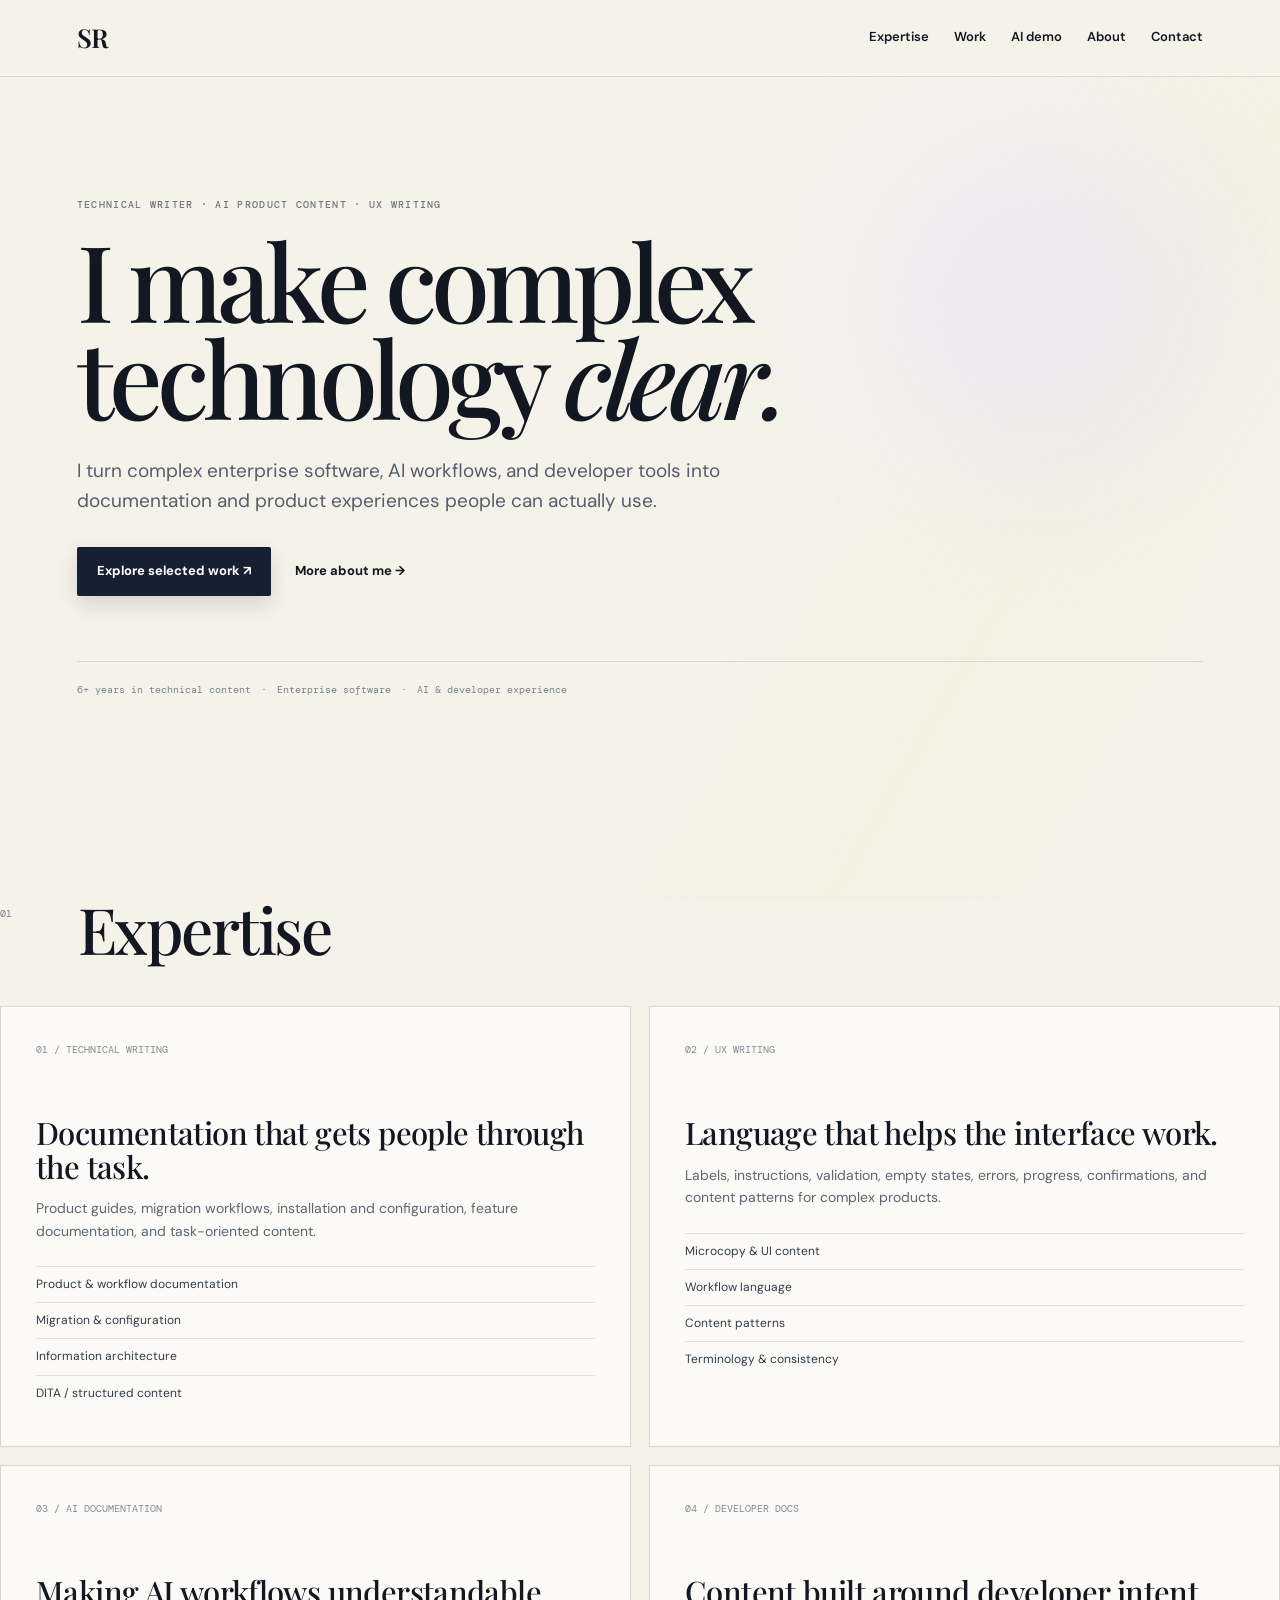
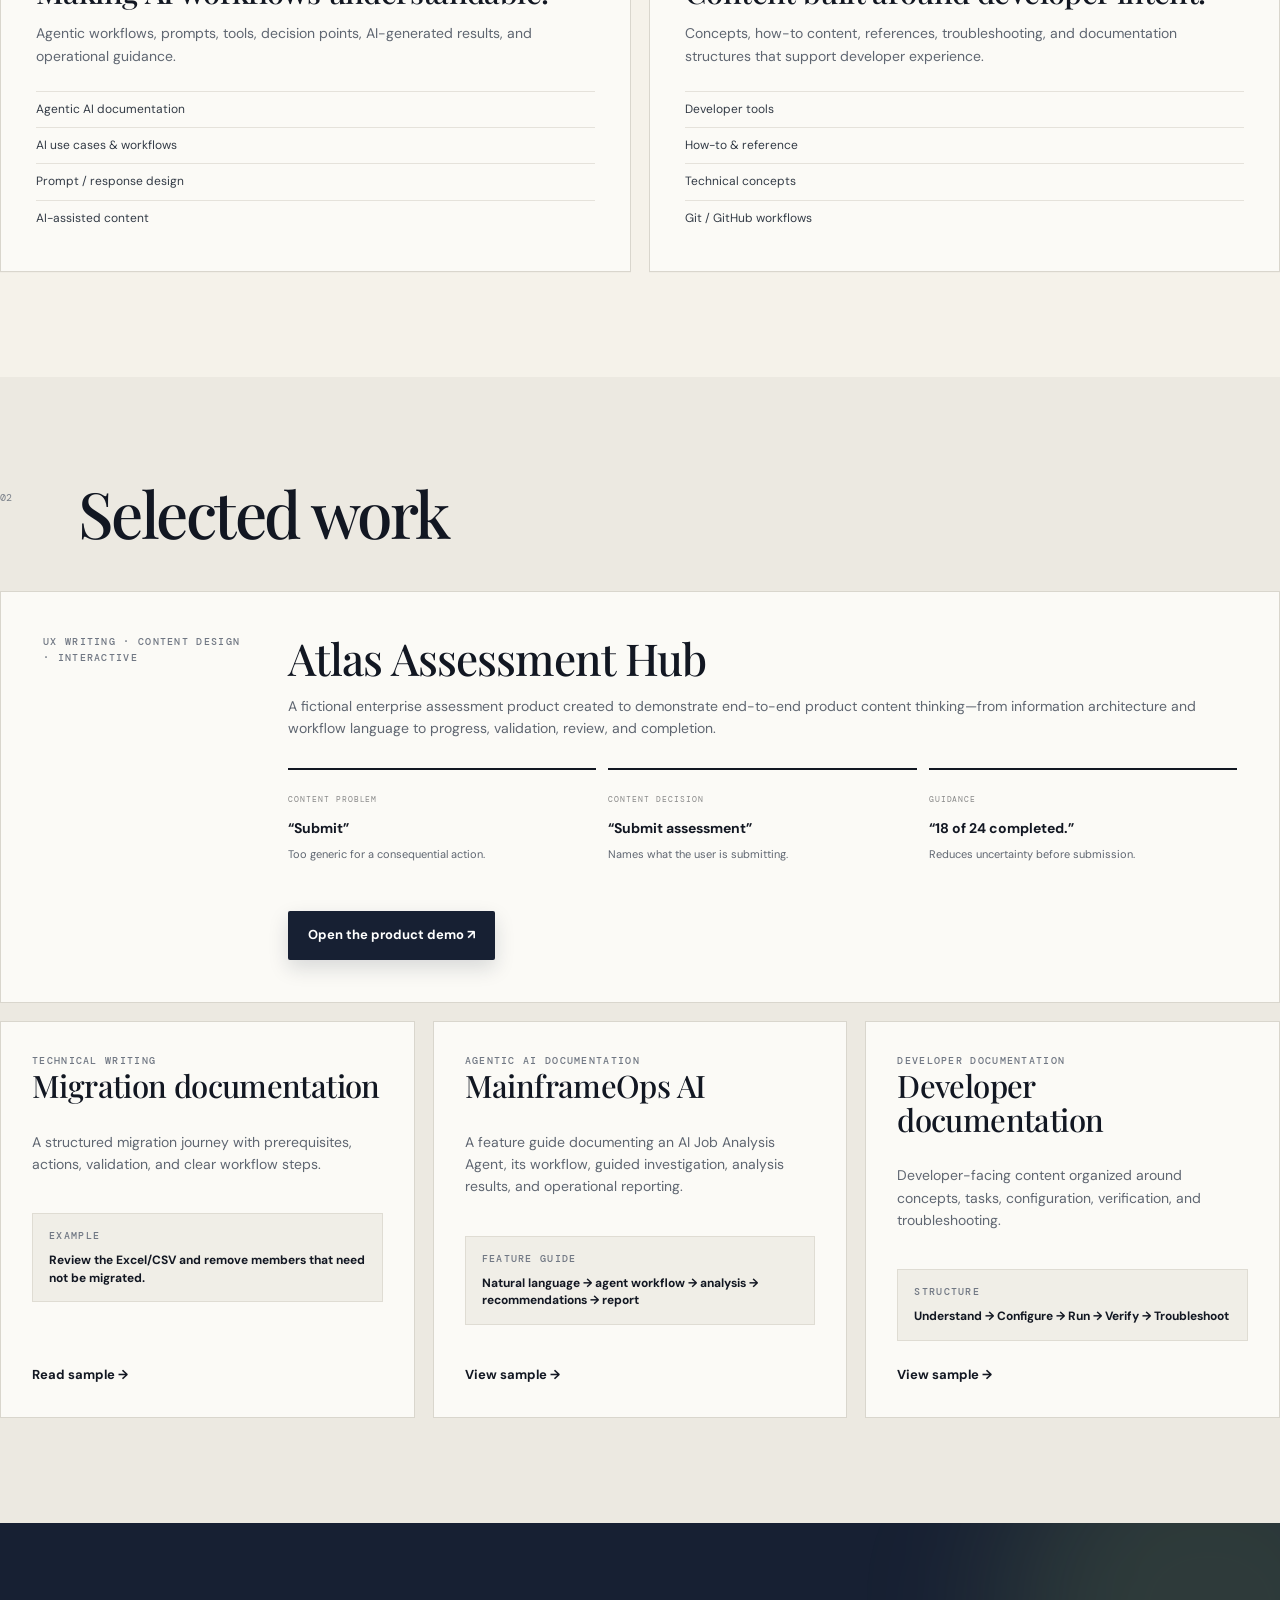
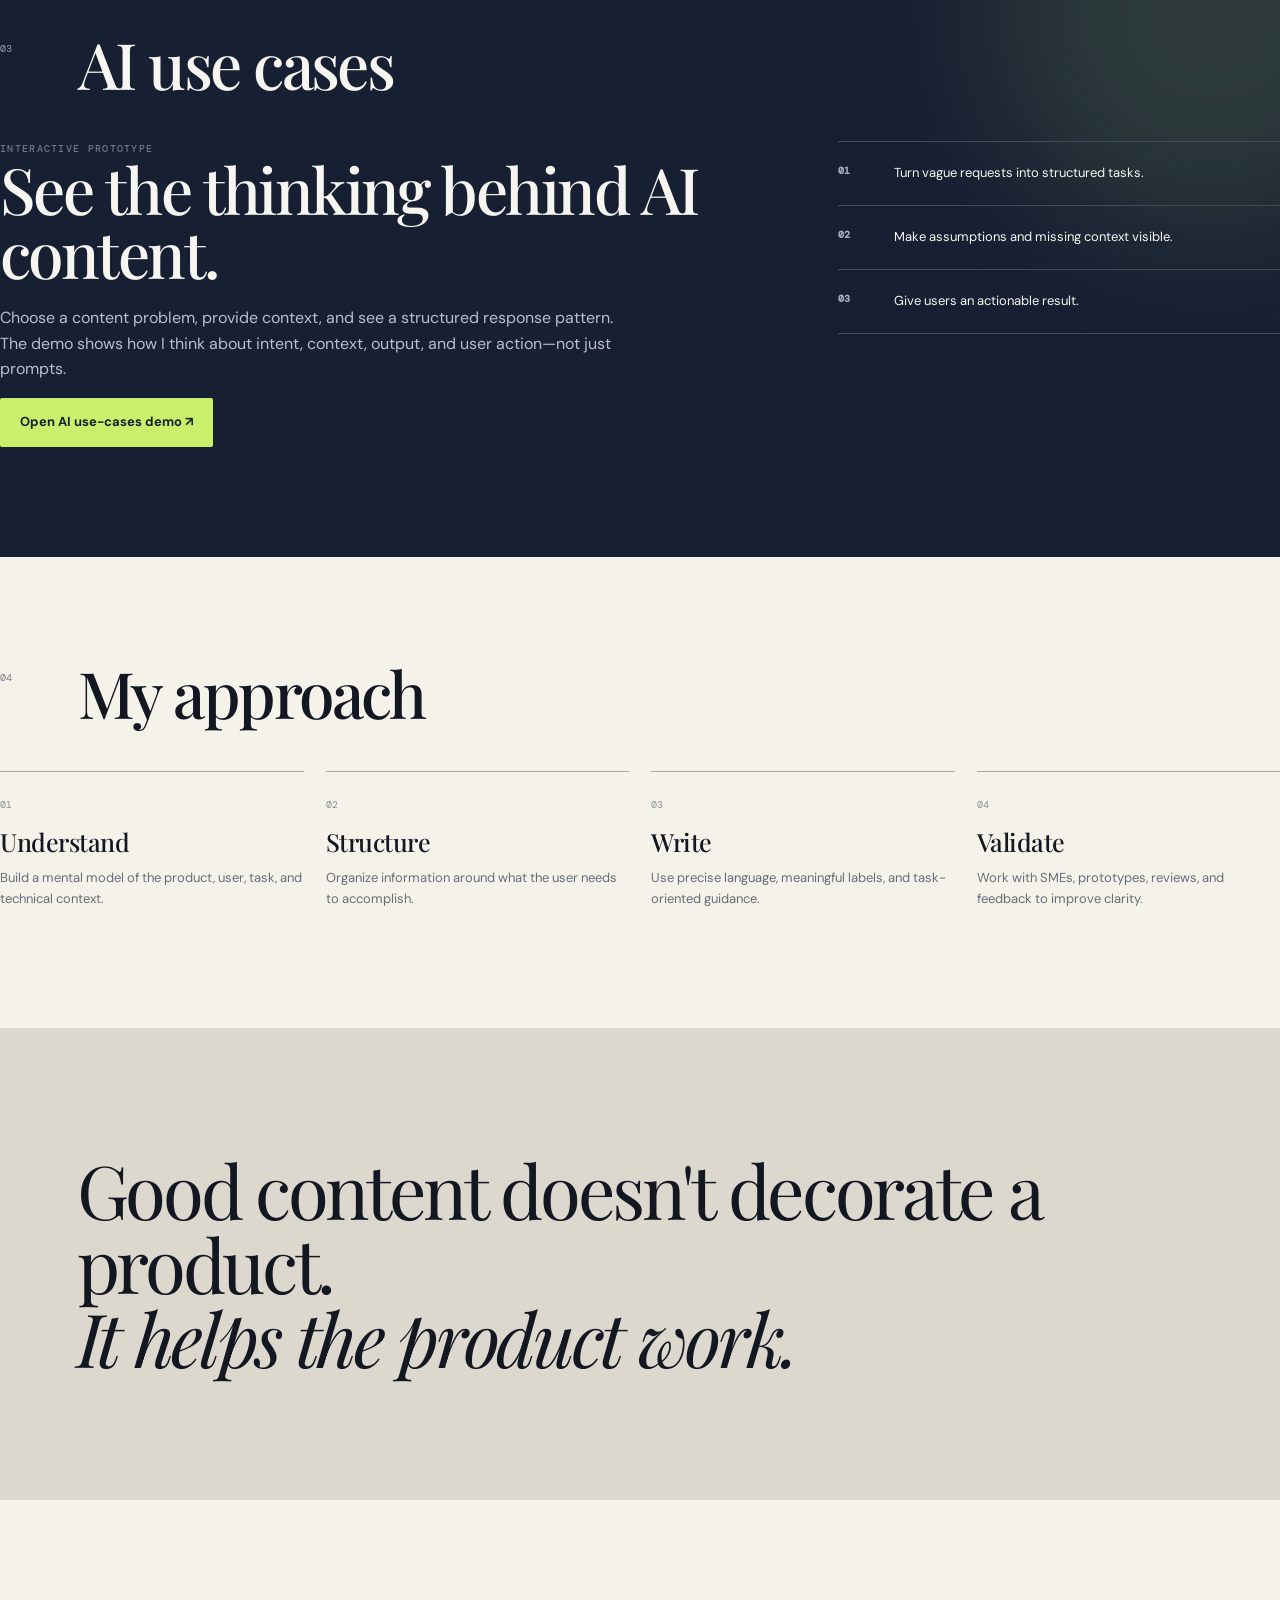
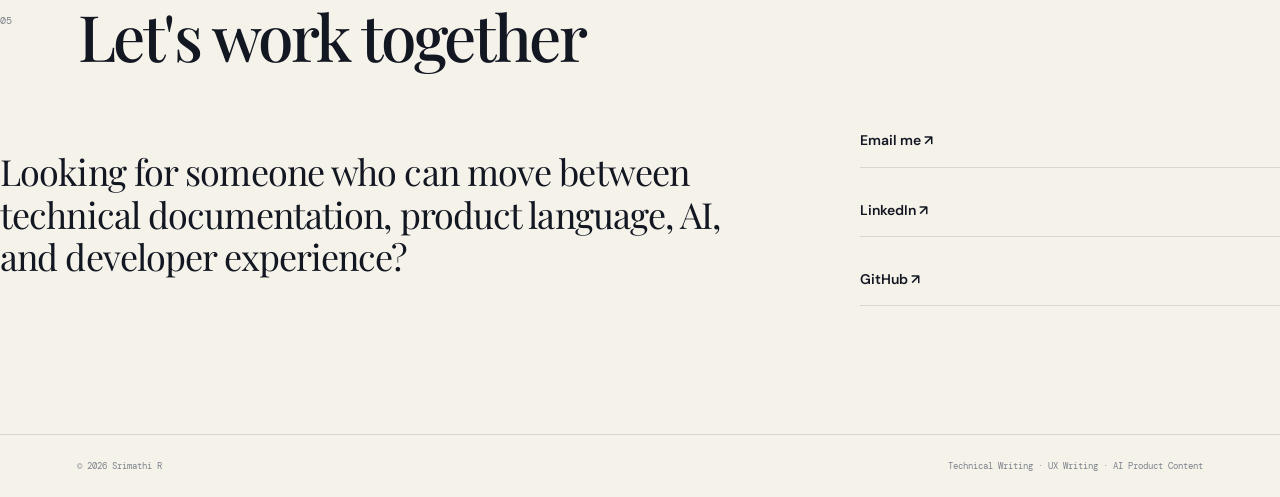
<file: index.html>
<!doctype html><html lang="en"><head><meta charset="utf-8"><meta name="viewport" content="width=device-width,initial-scale=1"><meta name="description" content="Srimathi R — Technical Writer, UX Writer and AI Product Content Designer."><title>Srimathi R — Technical Writer & AI Product Content</title><link rel="stylesheet" href="css/style.css"></head><body>
<header class="site-header"><a class="brand" href="index.html">SR</a><nav><a href="#expertise">Expertise</a><a href="#samples">Work</a><a href="#ai-demo">AI demo</a><a href="about.html">About</a><a href="contact.html">Contact</a></nav></header>
<main>
<section class="hero"><div class="eyebrow">TECHNICAL WRITER · AI PRODUCT CONTENT · UX WRITING</div><h1>I make complex technology <em>clear.</em></h1><p class="hero-copy">I turn complex enterprise software, AI workflows, and developer tools into documentation and product experiences people can actually use.</p><div class="hero-actions"><a class="button" href="#samples">Explore selected work ↗</a><a class="text-link" href="about.html">More about me →</a></div><div class="hero-note"><span>6+ years in technical content</span><span>·</span><span>Enterprise software</span><span>·</span><span>AI & developer experience</span></div></section>
<section id="expertise" class="section"><div class="section-heading"><span>01</span><h2>Expertise</h2></div><div class="expertise-grid"><article><div class="number">01 / TECHNICAL WRITING</div><h3>Documentation that gets people through the task.</h3><p>Product guides, migration workflows, installation and configuration, feature documentation, and task-oriented content.</p><ul><li>Product & workflow documentation</li><li>Migration & configuration</li><li>Information architecture</li><li>DITA / structured content</li></ul></article><article><div class="number">02 / UX WRITING</div><h3>Language that helps the interface work.</h3><p>Labels, instructions, validation, empty states, errors, progress, confirmations, and content patterns for complex products.</p><ul><li>Microcopy & UI content</li><li>Workflow language</li><li>Content patterns</li><li>Terminology & consistency</li></ul></article><article><div class="number">03 / AI DOCUMENTATION</div><h3>Making AI workflows understandable.</h3><p>Agentic workflows, prompts, tools, decision points, AI-generated results, and operational guidance.</p><ul><li>Agentic AI documentation</li><li>AI use cases & workflows</li><li>Prompt / response design</li><li>AI-assisted content</li></ul></article><article><div class="number">04 / DEVELOPER DOCS</div><h3>Content built around developer intent.</h3><p>Concepts, how-to content, references, troubleshooting, and documentation structures that support developer experience.</p><ul><li>Developer tools</li><li>How-to & reference</li><li>Technical concepts</li><li>Git / GitHub workflows</li></ul></article></div></section>
<section id="samples" class="section samples-section"><div class="section-heading"><span>02</span><h2>Selected work</h2></div>
<div class="sample-card featured"><div class="sample-meta">UX WRITING · CONTENT DESIGN · INTERACTIVE</div><div><h3>Atlas Assessment Hub</h3><p>A fictional enterprise assessment product created to demonstrate end-to-end product content thinking—from information architecture and workflow language to progress, validation, review, and completion.</p><div class="before-after"><div><small>CONTENT PROBLEM</small><strong>“Submit”</strong><p>Too generic for a consequential action.</p></div><div><small>CONTENT DECISION</small><strong>“Submit assessment”</strong><p>Names what the user is submitting.</p></div><div><small>GUIDANCE</small><strong>“18 of 24 completed.”</strong><p>Reduces uncertainty before submission.</p></div></div><a class="button small" href="demos/atlas-assessment-hub/index.html">Open the product demo ↗</a></div></div>
<div class="sample-grid"><article class="sample-card"><div class="sample-meta">TECHNICAL WRITING</div><h3>Migration documentation</h3><p>A structured migration journey with prerequisites, actions, validation, and clear workflow steps.</p><div class="snippet"><span>EXAMPLE</span><strong>Review the Excel/CSV and remove members that need not be migrated.</strong></div><a class="text-link" href="projects/migration.html">Read sample →</a></article><article class="sample-card"><div class="sample-meta">AGENTIC AI DOCUMENTATION</div><h3>MainframeOps AI</h3><p>A feature guide documenting an AI Job Analysis Agent, its workflow, guided investigation, analysis results, and operational reporting.</p><div class="snippet"><span>FEATURE GUIDE</span><strong>Natural language → agent workflow → analysis → recommendations → report</strong></div><a class="text-link" href="projects/agentic-ai.html">View sample →</a></article><article class="sample-card"><div class="sample-meta">DEVELOPER DOCUMENTATION</div><h3>Developer documentation</h3><p>Developer-facing content organized around concepts, tasks, configuration, verification, and troubleshooting.</p><div class="snippet"><span>STRUCTURE</span><strong>Understand → Configure → Run → Verify → Troubleshoot</strong></div><a class="text-link" href="projects/developer.html">View sample →</a></article></div></section>
<section id="ai-demo" class="dark-section"><div class="section-heading light"><span>03</span><h2>AI use cases</h2></div><div class="ai-demo-layout"><div><div class="eyebrow">INTERACTIVE PROTOTYPE</div><h3>See the thinking behind AI content.</h3><p>Choose a content problem, provide context, and see a structured response pattern. The demo shows how I think about intent, context, output, and user action—not just prompts.</p><a class="button light-button" href="demos/ai-use-cases/index.html">Open AI use-cases demo ↗</a></div><div class="ai-points"><div><strong>01</strong><span>Turn vague requests into structured tasks.</span></div><div><strong>02</strong><span>Make assumptions and missing context visible.</span></div><div><strong>03</strong><span>Give users an actionable result.</span></div></div></div></section>
<section class="section"><div class="section-heading"><span>04</span><h2>My approach</h2></div><div class="approach-grid"><div><span>01</span><h3>Understand</h3><p>Build a mental model of the product, user, task, and technical context.</p></div><div><span>02</span><h3>Structure</h3><p>Organize information around what the user needs to accomplish.</p></div><div><span>03</span><h3>Write</h3><p>Use precise language, meaningful labels, and task-oriented guidance.</p></div><div><span>04</span><h3>Validate</h3><p>Work with SMEs, prototypes, reviews, and feedback to improve clarity.</p></div></div></section>
<section class="statement"><div class="wrap"><p>Good content doesn't decorate a product.<br><em>It helps the product work.</em></p></div></section>
<section id="contact" class="section contact-section"><div class="section-heading"><span>05</span><h2>Let's work together</h2></div><div class="contact-grid"><p class="large">Looking for someone who can move between technical documentation, product language, AI, and developer experience?</p><div class="contact-details"><a href="mailto:srimathi.r@example.com">Email me ↗</a><a href="https://www.linkedin.com/" target="_blank" rel="noopener">LinkedIn ↗</a><a href="https://github.com/srimathiwritestech" target="_blank" rel="noopener">GitHub ↗</a></div></div></section>
</main><footer><span>© 2026 Srimathi R</span><span>Technical Writing · UX Writing · AI Product Content</span></footer><script src="js/main.js"></script></body></html>
</file>
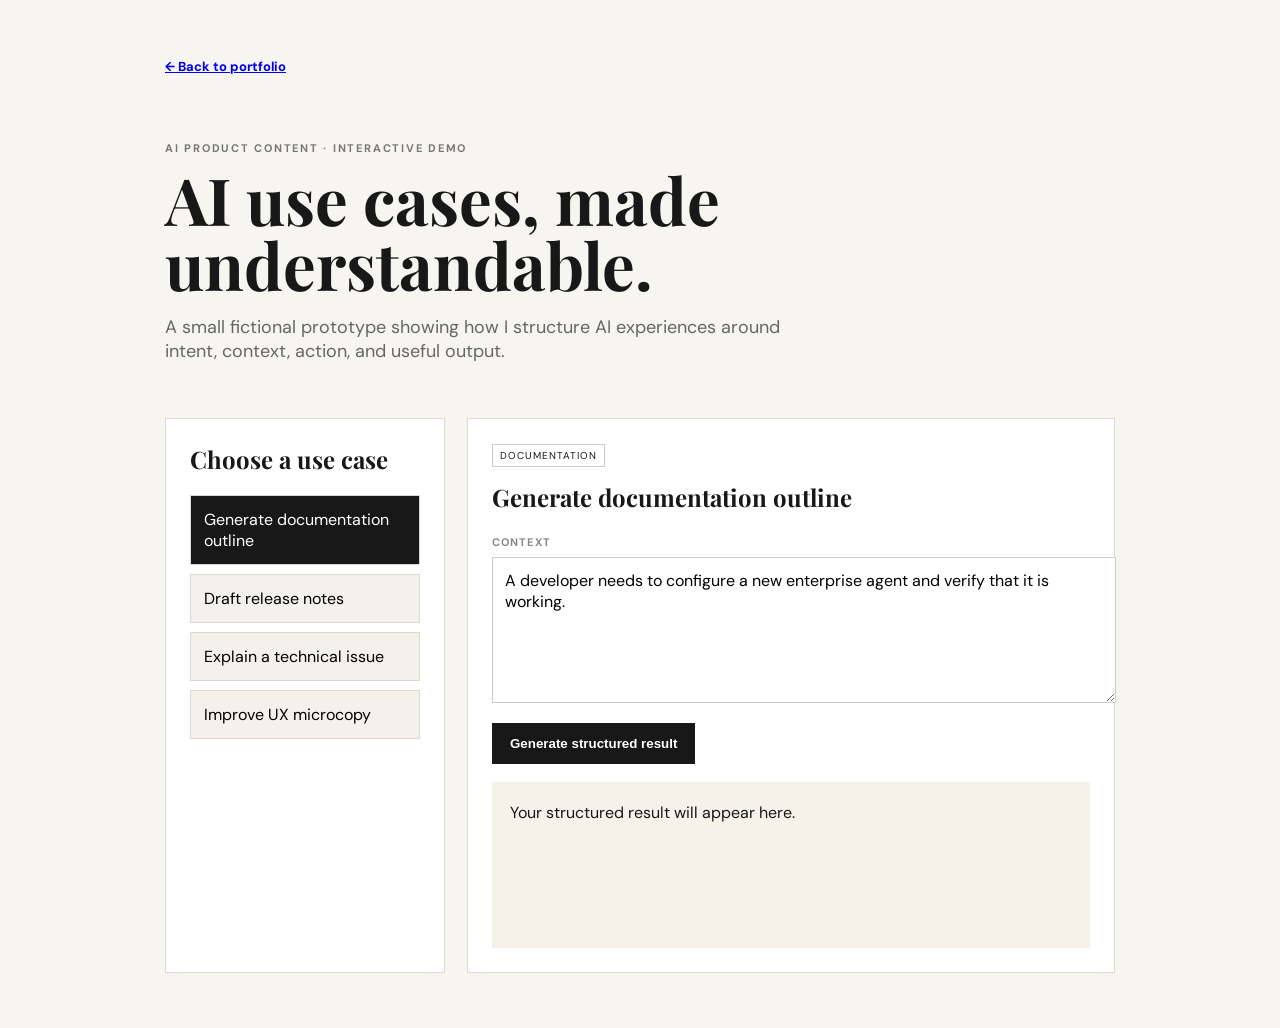
<file: demos/ai-use-cases/index.html>
<!DOCTYPE html>
<html lang="en">
<head>
<meta charset="UTF-8"><meta name="viewport" content="width=device-width,initial-scale=1.0">
<title>AI Use Cases Demo — Srimathi R</title>
<link rel="preconnect" href="https://fonts.googleapis.com"><link rel="preconnect" href="https://fonts.gstatic.com" crossorigin>
<link href="https://fonts.googleapis.com/css2?family=DM+Sans:wght@400;500;600;700&family=Playfair+Display:wght@500;600;700&display=swap" rel="stylesheet">
<style>
body{margin:0;background:#f7f5ef;color:#181818;font-family:"DM Sans",sans-serif}.wrap{max-width:950px;margin:auto;padding:55px 25px}.back{font-size:13px;font-weight:700}.eyebrow{font-size:11px;letter-spacing:.16em;font-weight:700;color:#777;margin-top:65px}.hero h1{font-family:"Playfair Display",serif;font-size:65px;line-height:1;margin:12px 0}.hero p{max-width:650px;color:#666;font-size:18px}.demo{margin-top:55px;display:grid;grid-template-columns:280px 1fr;gap:22px}.panel,.result{background:#fff;border:1px solid #ddd8cf;padding:24px}.panel h2,.result h2{font-family:"Playfair Display",serif;margin-top:0}.usecase{display:block;width:100%;text-align:left;background:#f4f1ea;border:1px solid #ddd8cf;padding:13px;margin:9px 0;cursor:pointer;font:inherit}.usecase.active{background:#181818;color:#fff}.label{display:block;font-size:11px;font-weight:700;letter-spacing:.1em;color:#888;margin:22px 0 8px}textarea{width:100%;min-height:120px;border:1px solid #ccc;padding:12px;font:inherit;resize:vertical}button.run{margin-top:15px;background:#181818;color:#fff;border:0;padding:13px 18px;font-weight:700;cursor:pointer}.output{background:#f5f2ea;padding:18px;margin-top:18px;min-height:130px;line-height:1.6}.tag{display:inline-block;font-size:10px;letter-spacing:.1em;border:1px solid #ccc;padding:4px 7px;margin-bottom:14px}@media(max-width:700px){.hero h1{font-size:48px}.demo{grid-template-columns:1fr}}
</style>
</head>
<body>
<div class="wrap">
<a class="back" href="../../index.html">← Back to portfolio</a>
<div class="hero"><div class="eyebrow">AI PRODUCT CONTENT · INTERACTIVE DEMO</div><h1>AI use cases, made understandable.</h1><p>A small fictional prototype showing how I structure AI experiences around intent, context, action, and useful output.</p></div>
<div class="demo">
<div class="panel"><h2>Choose a use case</h2>
<button class="usecase active" data-type="doc">Generate documentation outline</button>
<button class="usecase" data-type="release">Draft release notes</button>
<button class="usecase" data-type="trouble">Explain a technical issue</button>
<button class="usecase" data-type="ux">Improve UX microcopy</button>
</div>
<div class="result"><div class="tag" id="tag">DOCUMENTATION</div><h2 id="title">Generate documentation outline</h2><label class="label" for="context">CONTEXT</label><textarea id="context">A developer needs to configure a new enterprise agent and verify that it is working.</textarea><button class="run" id="run">Generate structured result</button><div class="output" id="output">Your structured result will appear here.</div></div>
</div>
</div>
<script>
const data={
doc:{tag:"DOCUMENTATION",title:"Generate documentation outline",out:"Suggested structure:<br><br><b>1. Overview</b> — What the agent does and when to use it.<br><b>2. Prerequisites</b> — Access, permissions, dependencies.<br><b>3. Configure</b> — Required settings and examples.<br><b>4. Run</b> — Complete the task step by step.<br><b>5. Verify</b> — Confirm expected behavior.<br><b>6. Troubleshoot</b> — Common failures and recovery."},
release:{tag:"RELEASE NOTES",title:"Draft release notes",out:"Suggested release note:<br><br><b>New:</b> Configure and run multiple migration waves in a single workflow session.<br><br><b>Why it matters:</b> Teams can continue migration work without restarting the workflow between logical groups."},
trouble:{tag:"TECHNICAL EXPLANATION",title:"Explain a technical issue",out:"Start with the user-visible symptom, then explain the likely cause in plain language, followed by the safest next action. Avoid exposing implementation detail unless it helps the user recover."},
ux:{tag:"UX WRITING",title:"Improve UX microcopy",out:"Example:<br><br><b>Before:</b> Submit<br><b>After:</b> Submit assessment<br><br><b>Supporting guidance:</b> “Complete all required questions before submitting. You can save your progress and return later.”"}
};
let type="doc";
const buttons=document.querySelectorAll(".usecase");
buttons.forEach(b=>b.onclick=()=>{buttons.forEach(x=>x.classList.remove("active"));b.classList.add("active");type=b.dataset.type;document.getElementById("tag").textContent=data[type].tag;document.getElementById("title").textContent=data[type].title;document.getElementById("output").textContent="Your structured result will appear here.";});
document.getElementById("run").onclick=()=>{document.getElementById("output").innerHTML=data[type].out;};
</script>
</body></html>
</file>
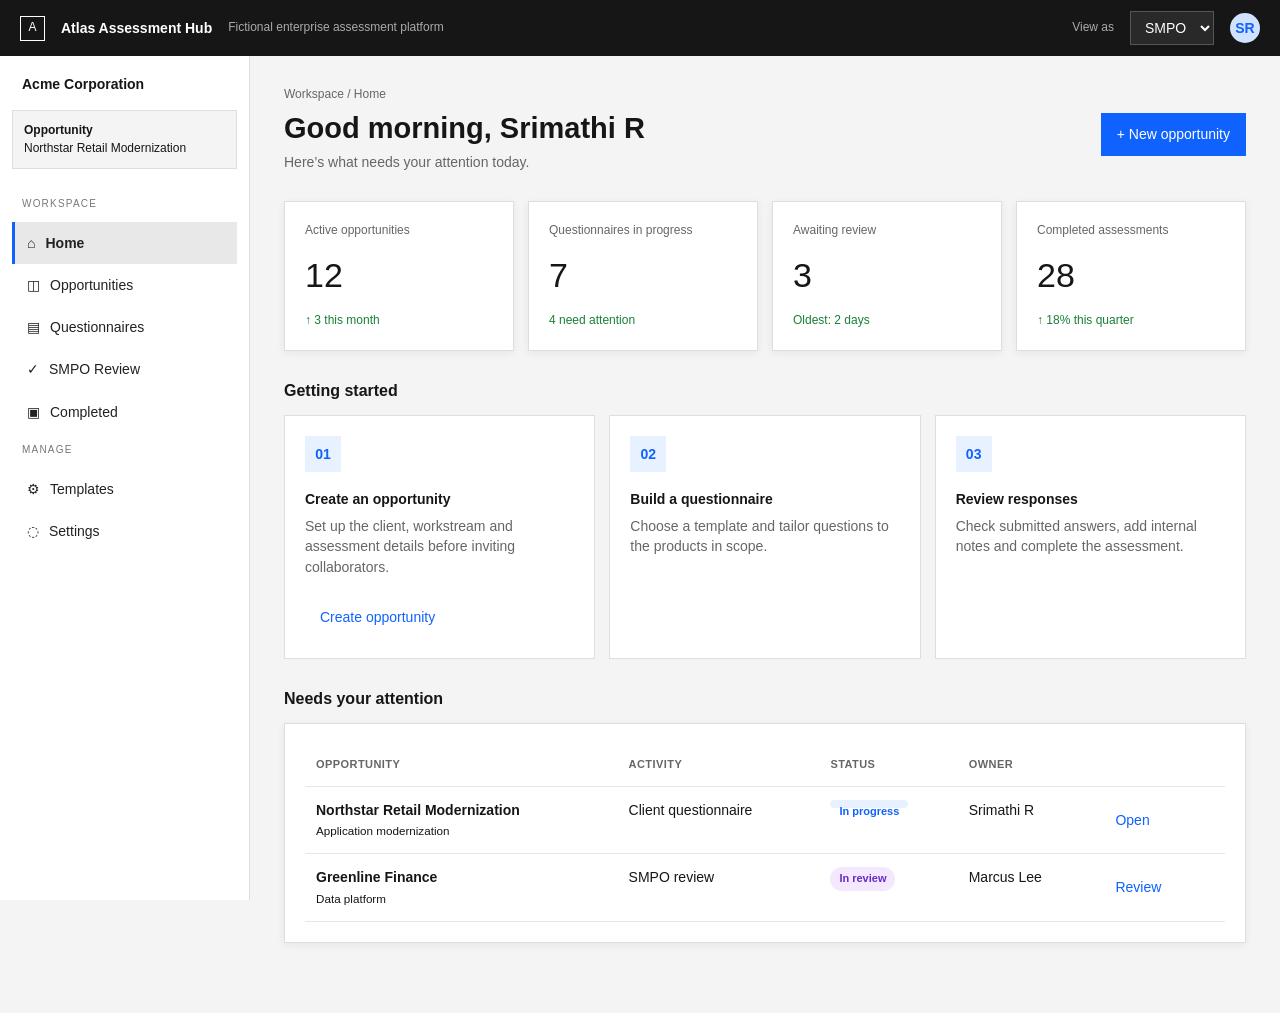
<file: demos/atlas-assessment-hub/index.html>
<!DOCTYPE html>
<html lang="en">
<head>
<meta charset="UTF-8">
<meta name="viewport" content="width=device-width, initial-scale=1.0">
<title>Atlas Assessment Hub</title>
<meta name="description" content="A fictional enterprise assessment product created as a UX writing and product content case study.">
<link rel="stylesheet" href="css/styles.css">
</head>
<body>
<div id="app"></div>
<script src="js/app.js"></script>
</body>
</html>
</file>
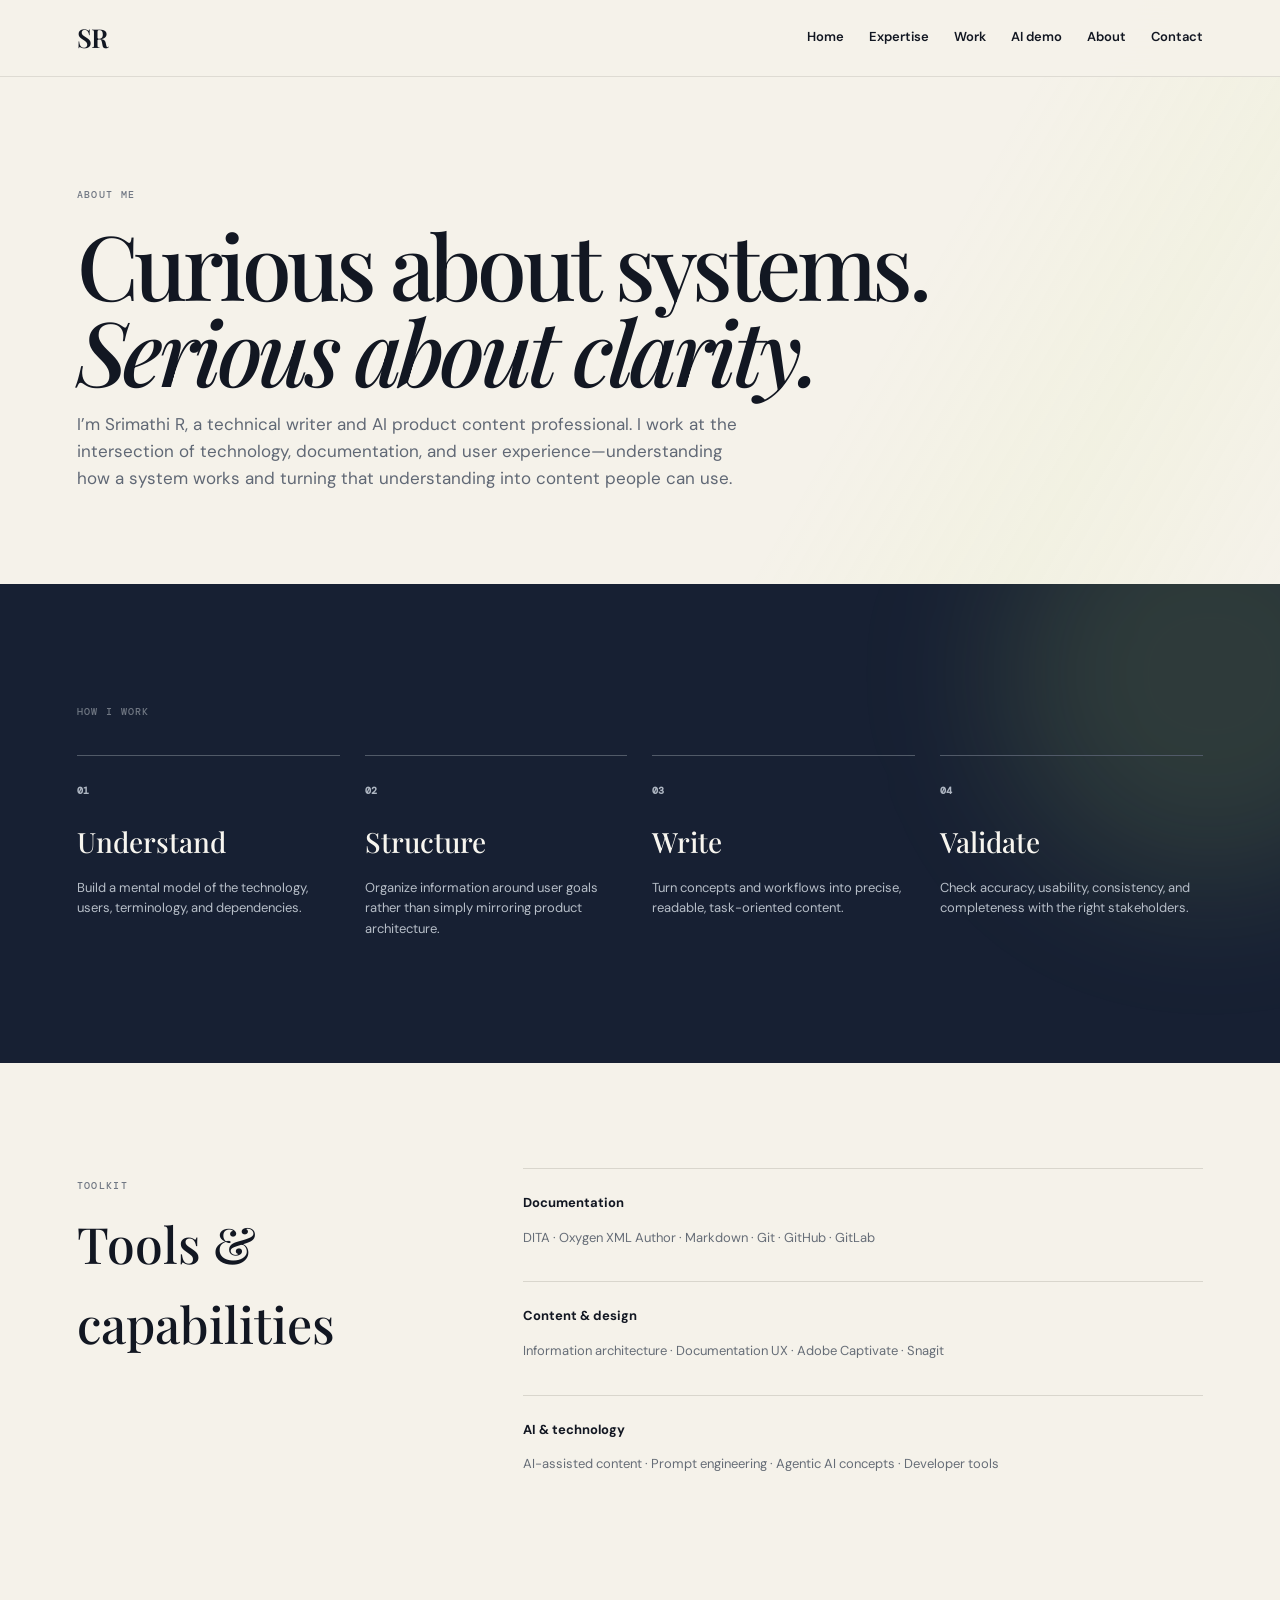
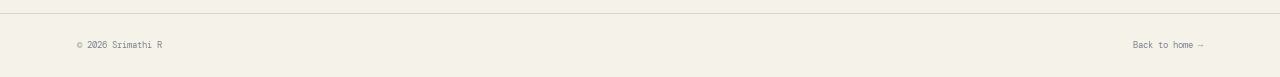
<file: about.html>
<!doctype html><html lang="en"><head><meta charset="utf-8"><meta name="viewport" content="width=device-width,initial-scale=1"><title>About — Srimathi R</title><link rel="stylesheet" href="css/style.css"></head><body><header class="site-header"><a class="brand" href="index.html">SR</a><nav><a href="index.html">Home</a><a href="index.html#expertise">Expertise</a><a href="index.html#samples">Work</a><a href="index.html#ai-demo">AI demo</a><a href="about.html">About</a><a href="contact.html">Contact</a></nav></header><main><section class="page-head wrap"><p class="kicker">ABOUT ME</p><h1>Curious about systems.<br><i>Serious about clarity.</i></h1><p>I’m Srimathi R, a technical writer and AI product content professional. I work at the intersection of technology, documentation, and user experience—understanding how a system works and turning that understanding into content people can use.</p></section><section class="dark-section"><div class="wrap"><p class="kicker">HOW I WORK</p><div class="approach"><div><b>01</b><h2>Understand</h2><p>Build a mental model of the technology, users, terminology, and dependencies.</p></div><div><b>02</b><h2>Structure</h2><p>Organize information around user goals rather than simply mirroring product architecture.</p></div><div><b>03</b><h2>Write</h2><p>Turn concepts and workflows into precise, readable, task-oriented content.</p></div><div><b>04</b><h2>Validate</h2><p>Check accuracy, usability, consistency, and completeness with the right stakeholders.</p></div></div></div></section><section class="section wrap skills"><div><p class="kicker">TOOLKIT</p><h2>Tools & capabilities</h2></div><div class="skill-list"><div><b>Documentation</b><p>DITA · Oxygen XML Author · Markdown · Git · GitHub · GitLab</p></div><div><b>Content & design</b><p>Information architecture · Documentation UX · Adobe Captivate · Snagit</p></div><div><b>AI & technology</b><p>AI-assisted content · Prompt engineering · Agentic AI concepts · Developer tools</p></div></div></section></main><footer><span>© 2026 Srimathi R</span><span><a href="index.html">Back to home →</a></span></footer><script src="js/main.js"></script></body></html>
</file>
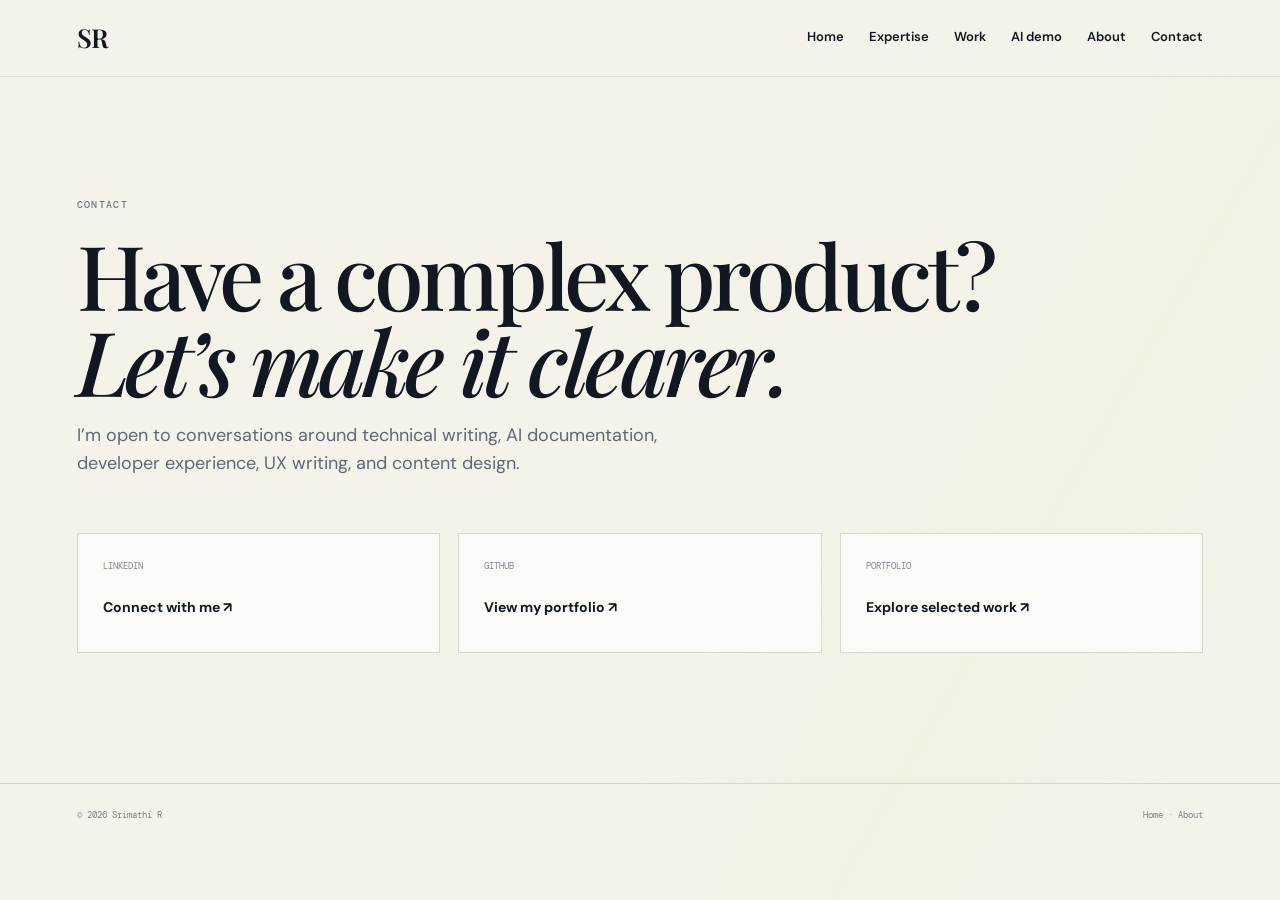
<file: contact.html>
<!doctype html><html lang="en"><head><meta charset="utf-8"><meta name="viewport" content="width=device-width,initial-scale=1"><title>Contact — Srimathi R</title><link rel="stylesheet" href="css/style.css"></head><body><header class="site-header"><a class="brand" href="index.html">SR</a><nav><a href="index.html">Home</a><a href="index.html#expertise">Expertise</a><a href="index.html#samples">Work</a><a href="index.html#ai-demo">AI demo</a><a href="about.html">About</a><a href="contact.html">Contact</a></nav></header><main><section class="contact wrap"><p class="kicker">CONTACT</p><h1>Have a complex product?<br><i>Let’s make it clearer.</i></h1><p>I’m open to conversations around technical writing, AI documentation, developer experience, UX writing, and content design.</p><div class="contact-list"><a href="https://www.linkedin.com/" target="_blank" rel="noopener"><span>LINKEDIN</span><b>Connect with me ↗</b></a><a href="https://github.com/srimathiwritestech" target="_blank" rel="noopener"><span>GITHUB</span><b>View my portfolio ↗</b></a><a href="index.html#samples"><span>PORTFOLIO</span><b>Explore selected work ↗</b></a></div></section></main><footer><span>© 2026 Srimathi R</span><span><a href="index.html">Home</a> · <a href="about.html">About</a></span></footer><script src="js/main.js"></script></body></html>
</file>
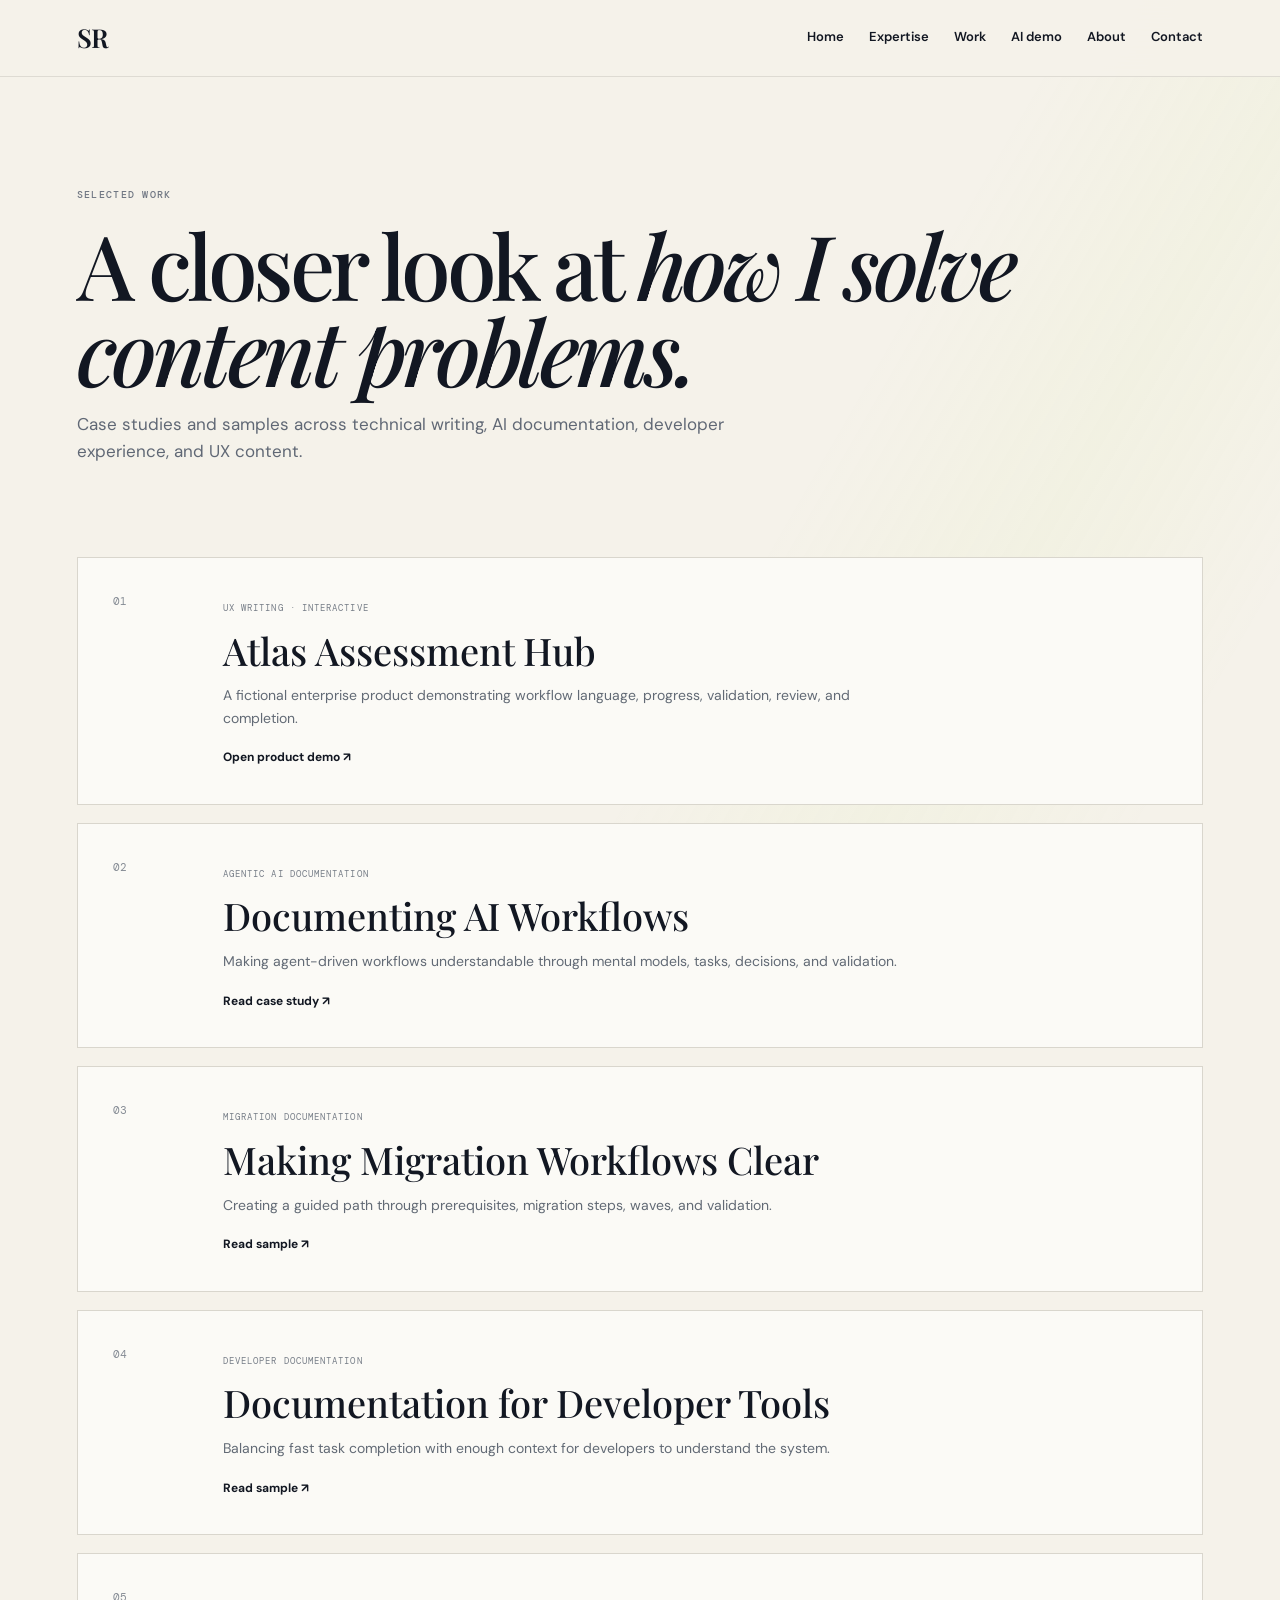
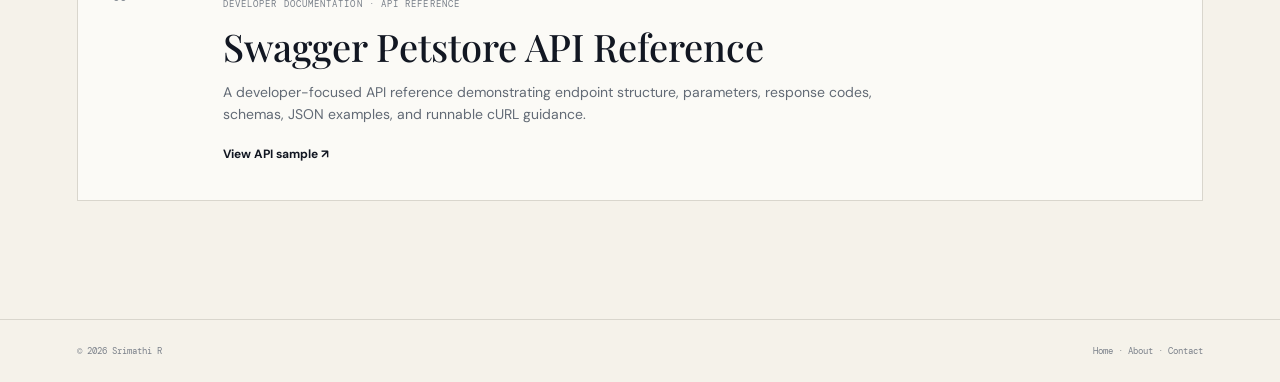
<file: work.html>
<!doctype html><html lang="en"><head><meta charset="utf-8"><meta name="viewport" content="width=device-width,initial-scale=1"><title>Work — Srimathi R</title><link rel="stylesheet" href="css/style.css"></head><body><header class="site-header"><a class="brand" href="index.html">SR</a><nav><a href="index.html">Home</a><a href="index.html#expertise">Expertise</a><a href="index.html#samples">Work</a><a href="index.html#ai-demo">AI demo</a><a href="about.html">About</a><a href="contact.html">Contact</a></nav></header><main><section class="page-head wrap"><p class="kicker">SELECTED WORK</p><h1>A closer look at <i>how I solve content problems.</i></h1><p>Case studies and samples across technical writing, AI documentation, developer experience, and UX content.</p></section><section class="wrap work-index"><a class="index-card" href="demos/atlas-assessment-hub/index.html"><div class="num">01</div><div><span>UX WRITING · INTERACTIVE</span><h2>Atlas Assessment Hub</h2><p>A fictional enterprise product demonstrating workflow language, progress, validation, review, and completion.</p><b>Open product demo ↗</b></div></a><a class="index-card" href="projects/agentic-ai.html"><div class="num">02</div><div><span>AGENTIC AI DOCUMENTATION</span><h2>Documenting AI Workflows</h2><p>Making agent-driven workflows understandable through mental models, tasks, decisions, and validation.</p><b>Read case study ↗</b></div></a><a class="index-card" href="projects/migration.html"><div class="num">03</div><div><span>MIGRATION DOCUMENTATION</span><h2>Making Migration Workflows Clear</h2><p>Creating a guided path through prerequisites, migration steps, waves, and validation.</p><b>Read sample ↗</b></div></a><a class="index-card" href="projects/developer.html"><div class="num">04</div><div><span>DEVELOPER DOCUMENTATION</span><h2>Documentation for Developer Tools</h2><p>Balancing fast task completion with enough context for developers to understand the system.</p><b>Read sample ↗</b></div></a><a class="index-card" href="projects/swagger-petstore-api-reference.html"><div class="num">05</div><div><span>DEVELOPER DOCUMENTATION · API REFERENCE</span><h2>Swagger Petstore API Reference</h2><p>A developer-focused API reference demonstrating endpoint structure, parameters, response codes, schemas, JSON examples, and runnable cURL guidance.</p><b>View API sample ↗</b></div></a></section></main><footer><span>© 2026 Srimathi R</span><span><a href="index.html">Home</a> · <a href="about.html">About</a> · <a href="contact.html">Contact</a></span></footer><script src="js/main.js"></script></body></html>
</file>
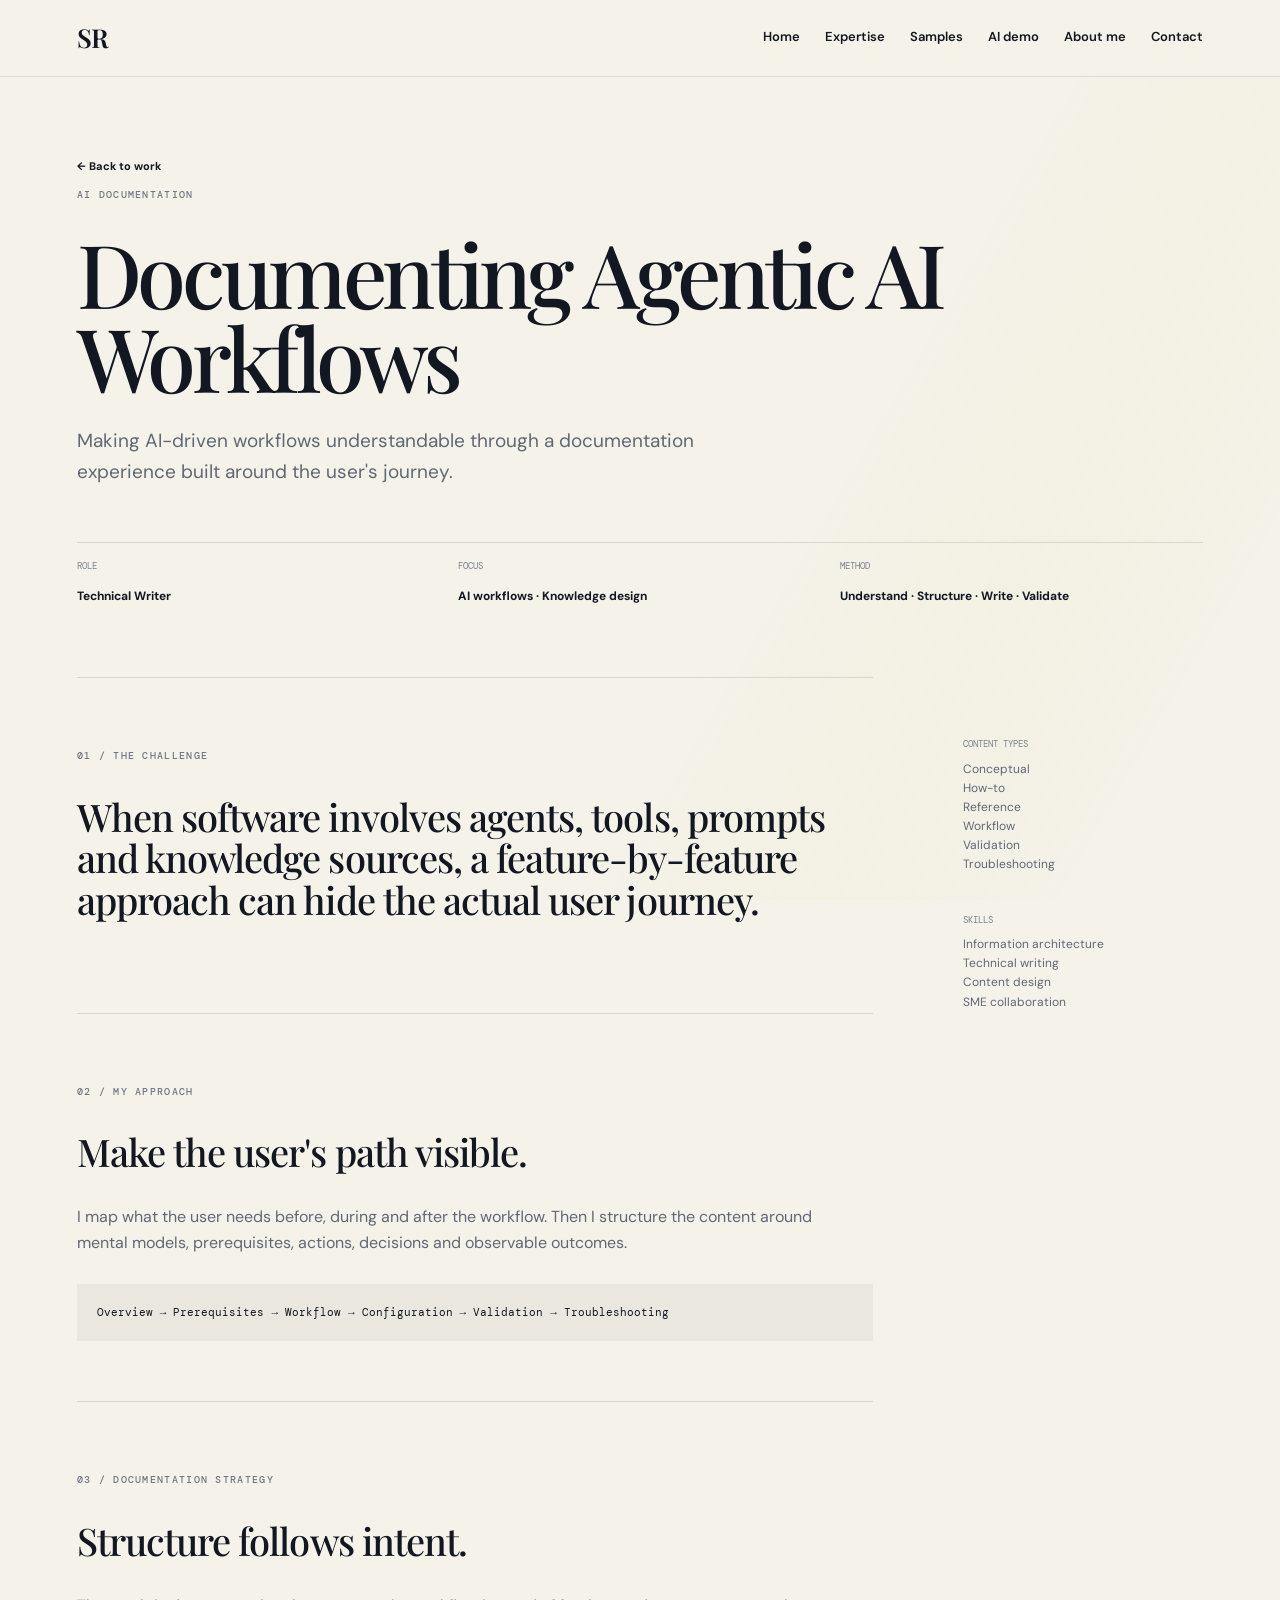
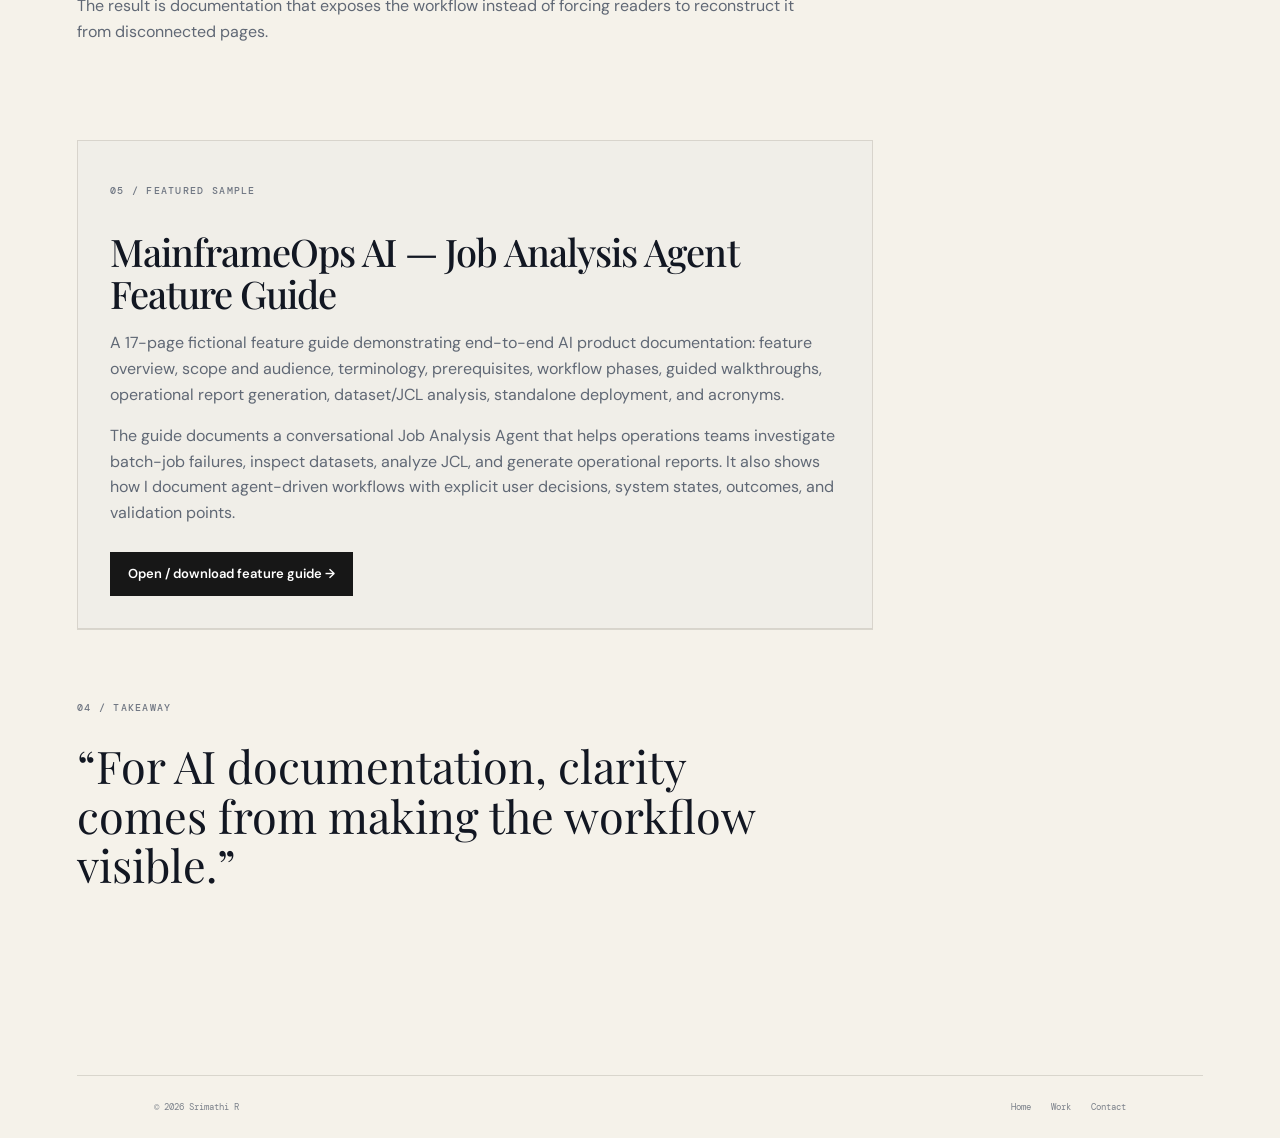
<file: projects/agentic-ai.html>
<!doctype html><html lang="en"><head><meta charset="utf-8"><meta name="viewport" content="width=device-width,initial-scale=1"><title>Documenting Agentic AI Workflows — Srimathi R</title><link rel="preconnect" href="https://fonts.googleapis.com"><link rel="preconnect" href="https://fonts.gstatic.com" crossorigin><link href="https://fonts.googleapis.com/css2?family=DM+Sans:wght@400;500;600;700&family=Playfair+Display:ital,wght@0,500;0,600;1,500;1,600&display=swap" rel="stylesheet"><link rel="stylesheet" href="../css/style.css"><style>
.sample-highlight{border:1px solid #d8d4cc;background:#f0eee8;padding:32px;margin-top:20px}
.sample-highlight h2{margin-bottom:14px}
.sample-download{display:inline-block;margin-top:10px;background:#171717;color:#fff;padding:12px 18px;font-weight:600;font-size:13px}
</style></head><body>
<header class="site-header">
  <a class="brand" href="../index.html">SR</a>
  <nav>
    <a href="../index.html">Home</a>
    <a href="../index.html#expertise">Expertise</a>
    <a href="../index.html#samples">Samples</a>
    <a href="../index.html#ai-demo">AI demo</a>
    <a href="../about.html">About me</a>
    <a href="../contact.html">Contact</a>
  </nav>
</header>

<main><section class="case-hero wrap"><a class="back" href="../work.html">← Back to work</a><p class="kicker">AI DOCUMENTATION</p><h1>Documenting Agentic AI Workflows</h1><p class="case-lede">Making AI-driven workflows understandable through a documentation experience built around the user's journey.</p><div class="meta"><div><span>ROLE</span><b>Technical Writer</b></div><div><span>FOCUS</span><b>AI workflows · Knowledge design</b></div><div><span>METHOD</span><b>Understand · Structure · Write · Validate</b></div></div></section>
<section class="case-content wrap"><article><div class="case-section"><p class="kicker">01 / THE CHALLENGE</p><h2>When software involves agents, tools, prompts and knowledge sources, a feature-by-feature approach can hide the actual user journey.</h2></div><div class="case-section"><p class="kicker">02 / MY APPROACH</p><h2>Make the user's path visible.</h2><p>I map what the user needs before, during and after the workflow. Then I structure the content around mental models, prerequisites, actions, decisions and observable outcomes.</p><div class="flow">Overview → Prerequisites → Workflow → Configuration → Validation → Troubleshooting</div></div><div class="case-section"><p class="kicker">03 / DOCUMENTATION STRATEGY</p><h2>Structure follows intent.</h2><p>The result is documentation that exposes the workflow instead of forcing readers to reconstruct it from disconnected pages.</p></div>
<div class="case-section sample-highlight">
<p class="kicker">05 / FEATURED SAMPLE</p>
<h2>MainframeOps AI — Job Analysis Agent Feature Guide</h2>
<p>A 17-page fictional feature guide demonstrating end-to-end AI product documentation: feature overview, scope and audience, terminology, prerequisites, workflow phases, guided walkthroughs, operational report generation, dataset/JCL analysis, standalone deployment, and acronyms.</p>
<p>The guide documents a conversational Job Analysis Agent that helps operations teams investigate batch-job failures, inspect datasets, analyze JCL, and generate operational reports. It also shows how I document agent-driven workflows with explicit user decisions, system states, outcomes, and validation points.</p>
<a class="sample-download" href="../samples/MainframeOps-AI-Job-Analysis-Agent-Feature-Guide.docx" download>Open / download feature guide →</a>
</div>
<div class="case-section quote"><p class="kicker">04 / TAKEAWAY</p><blockquote>“For AI documentation, clarity comes from making the workflow visible.”</blockquote></div></article><aside><span>CONTENT TYPES</span><p>Conceptual<br>How-to<br>Reference<br>Workflow<br>Validation<br>Troubleshooting</p><span>SKILLS</span><p>Information architecture<br>Technical writing<br>Content design<br>SME collaboration</p></aside></section></main>
<footer class="footer wrap"><span>© 2026 Srimathi R</span><div><a href="../index.html">Home</a><a href="../work.html">Work</a><a href="../contact.html">Contact</a></div></footer><script src="../js/main.js"></script></body></html>
</file>
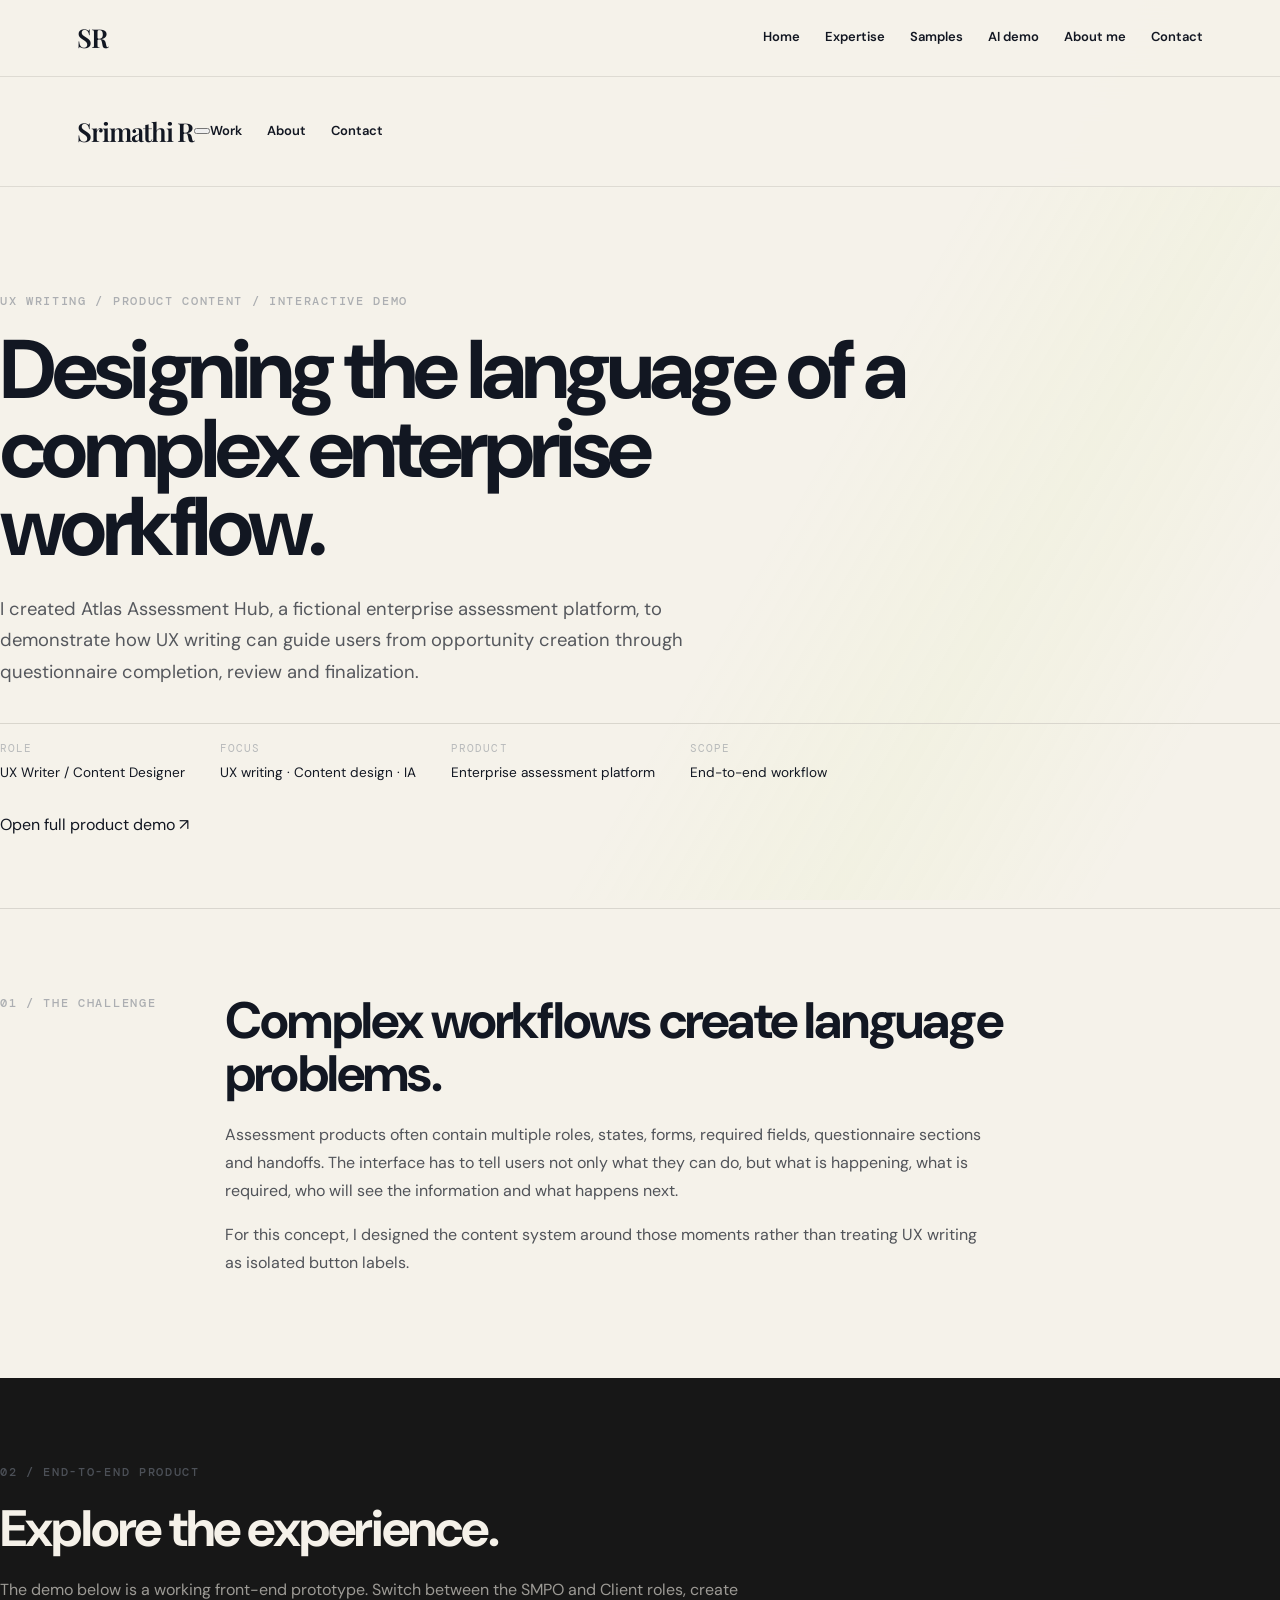
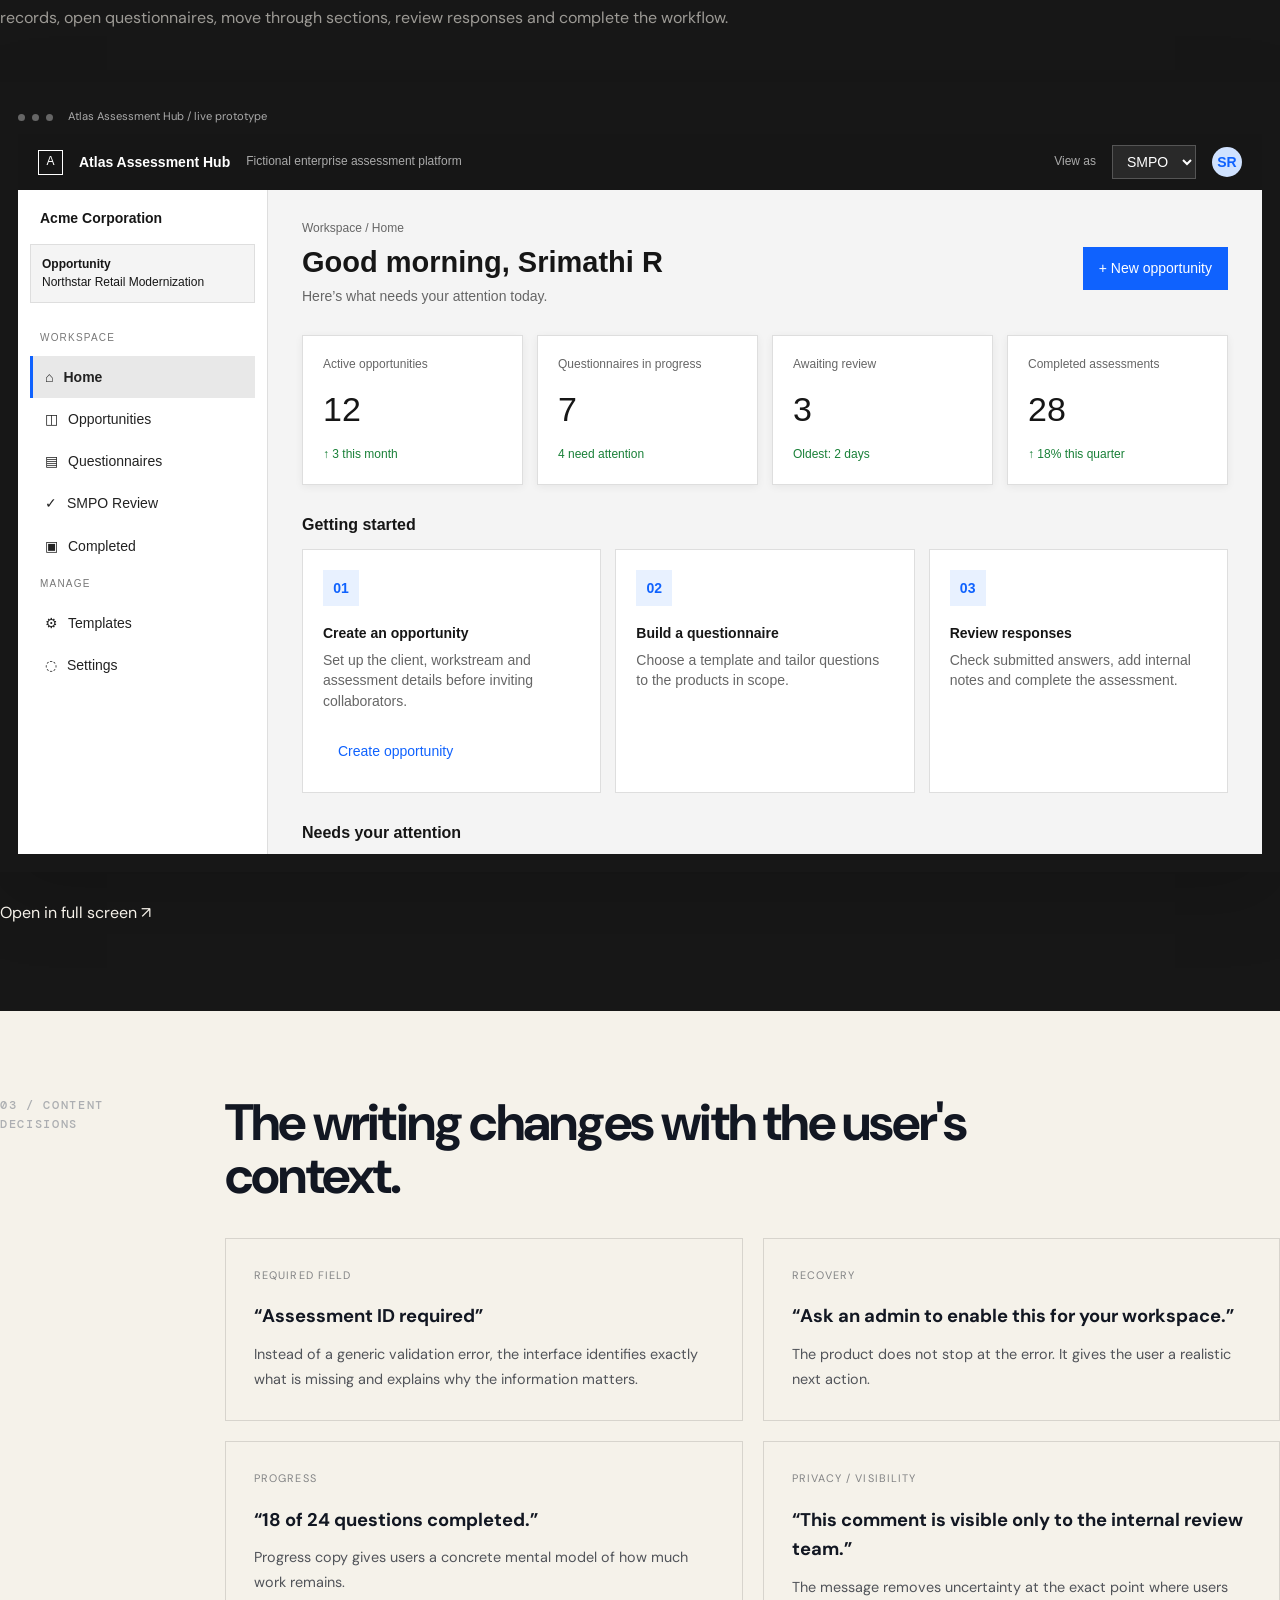
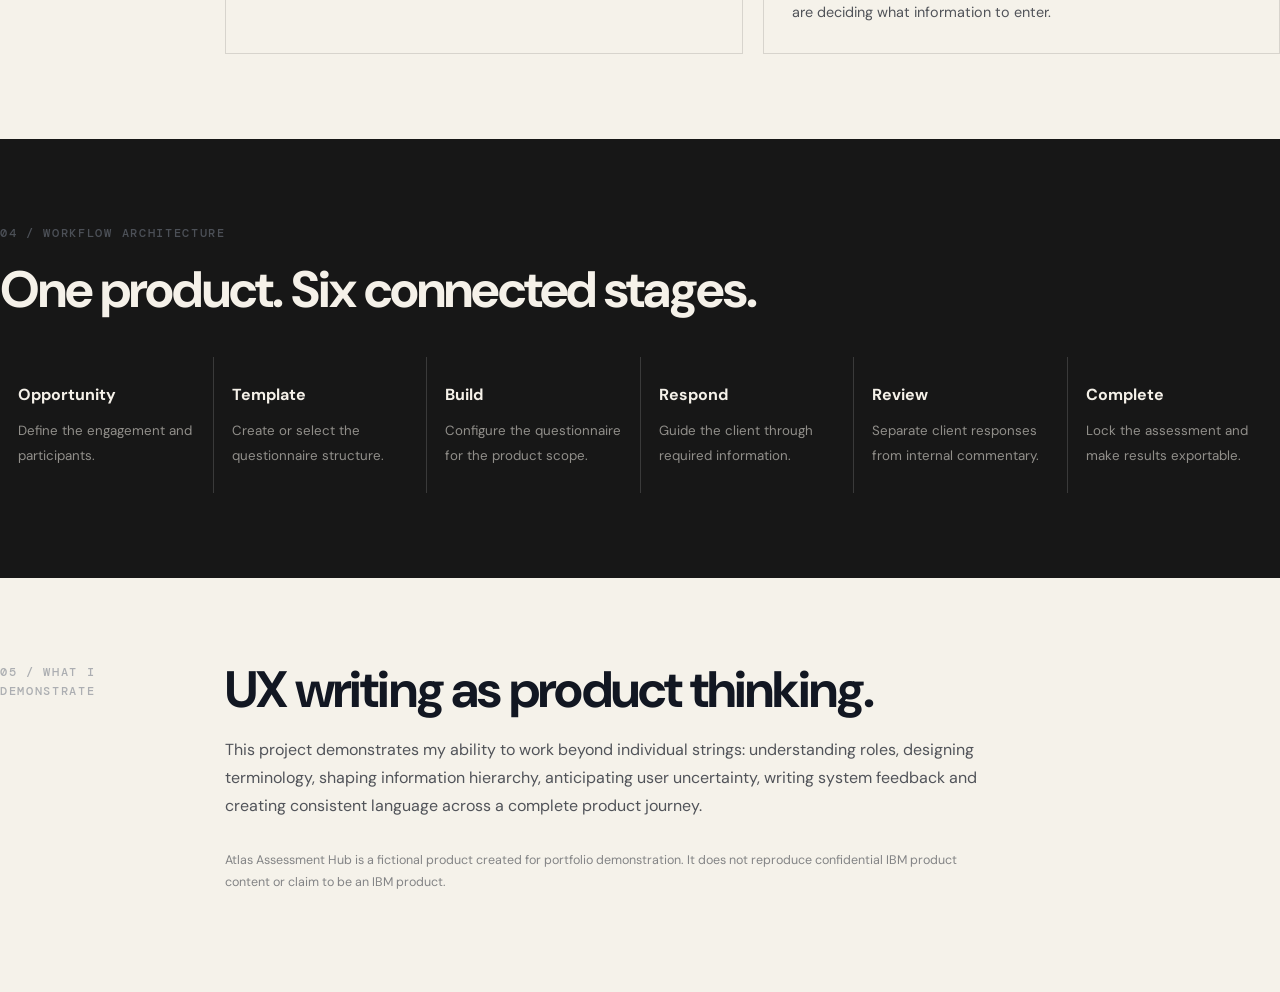
<file: projects/atlas-assessment-hub.html>
<!DOCTYPE html>
<html lang="en">
<head>
<meta charset="UTF-8"><meta name="viewport" content="width=device-width,initial-scale=1">
<title>Atlas Assessment Hub — UX Writing Case Study</title>
<link rel="stylesheet" href="../css/style.css">
<style>
.demo-hero{padding:105px 0 70px;border-bottom:1px solid rgba(20,20,20,.12)}
.kicker{font-size:.75rem;text-transform:uppercase;letter-spacing:.14em;opacity:.55;margin-bottom:20px}.demo-hero h1{font-size:clamp(3rem,6.5vw,6.2rem);line-height:.94;letter-spacing:-.055em;max-width:950px;margin:0 0 28px}.demo-hero p{max-width:720px;font-size:1.15rem;line-height:1.7;opacity:.7}.meta{display:flex;gap:35px;flex-wrap:wrap;margin-top:35px;font-size:.85rem}.meta span{display:block;opacity:.5;text-transform:uppercase;letter-spacing:.1em;font-size:.68rem;margin-bottom:5px}.demo-section{padding:85px 0}.demo-grid{display:grid;grid-template-columns:180px 1fr;gap:45px}.demo-section h2{font-size:clamp(2rem,4vw,3.7rem);line-height:1.05;letter-spacing:-.035em;margin:0 0 20px;max-width:800px}.demo-section p{max-width:760px;line-height:1.75;opacity:.72}.demo-frame-wrap{background:#171717;padding:18px;margin-top:50px;box-shadow:0 25px 70px rgba(0,0,0,.15)}.demo-frame-top{height:34px;color:#aaa;font-size:.7rem;display:flex;align-items:center;gap:7px}.dot{width:7px;height:7px;border-radius:50%;background:#666}.demo-frame{width:100%;height:720px;border:0;background:white;display:block}.cta{display:flex;gap:12px;flex-wrap:wrap;margin-top:28px}.decision-grid{display:grid;grid-template-columns:repeat(2,1fr);gap:20px;margin-top:35px}.decision{border:1px solid rgba(20,20,20,.13);padding:28px}.decision small{display:block;text-transform:uppercase;letter-spacing:.1em;font-size:.68rem;opacity:.5;margin-bottom:18px}.decision h3{margin:0 0 10px;font-size:1.15rem}.decision p{margin:0;font-size:.9rem}.dark{background:#171717;color:#f5f1e9}.dark p,.dark .kicker{opacity:.6}.workflow{display:grid;grid-template-columns:repeat(6,1fr);gap:1px;background:rgba(255,255,255,.15);margin-top:40px}.workflow div{background:#171717;padding:25px 18px;min-height:130px}.workflow b{display:block;font-size:1rem;margin-bottom:9px}.workflow small{opacity:.55;line-height:1.5}.note{font-size:.78rem!important;opacity:.5!important;margin-top:30px}@media(max-width:800px){.demo-grid{grid-template-columns:1fr;gap:15px}.demo-section{padding:60px 0}.demo-frame{height:620px}.decision-grid{grid-template-columns:1fr}.workflow{grid-template-columns:1fr 1fr}}
</style></head>
<body>
<header class="site-header">
  <a class="brand" href="../index.html">SR</a>
  <nav>
    <a href="../index.html">Home</a>
    <a href="../index.html#expertise">Expertise</a>
    <a href="../index.html#samples">Samples</a>
    <a href="../index.html#ai-demo">AI demo</a>
    <a href="../about.html">About me</a>
    <a href="../contact.html">Contact</a>
  </nav>
</header>
<header class="site-header"><div class="container nav"><a class="logo" href="../index.html">Srimathi R</a><button class="menu-toggle" aria-label="Open menu" aria-expanded="false"><span></span><span></span></button><nav class="nav-links"><a href="../work.html">Work</a><a href="../about.html">About</a><a href="../contact.html">Contact</a></nav></div></header>
<main>
<section class="demo-hero"><div class="container"><div class="kicker">UX Writing / Product Content / Interactive Demo</div><h1>Designing the language of a complex enterprise workflow.</h1><p>I created Atlas Assessment Hub, a fictional enterprise assessment platform, to demonstrate how UX writing can guide users from opportunity creation through questionnaire completion, review and finalization.</p><div class="meta"><div><span>Role</span>UX Writer / Content Designer</div><div><span>Focus</span>UX writing · Content design · IA</div><div><span>Product</span>Enterprise assessment platform</div><div><span>Scope</span>End-to-end workflow</div></div><div class="cta"><a class="btn primary" href="../demos/atlas-assessment-hub/index.html" target="_blank">Open full product demo ↗</a></div></div></section>
<section class="demo-section"><div class="container demo-grid"><div class="kicker">01 / The challenge</div><div><h2>Complex workflows create language problems.</h2><p>Assessment products often contain multiple roles, states, forms, required fields, questionnaire sections and handoffs. The interface has to tell users not only what they can do, but what is happening, what is required, who will see the information and what happens next.</p><p>For this concept, I designed the content system around those moments rather than treating UX writing as isolated button labels.</p></div></div></section>
<section class="demo-section dark"><div class="container"><div class="kicker">02 / End-to-end product</div><h2>Explore the experience.</h2><p>The demo below is a working front-end prototype. Switch between the SMPO and Client roles, create records, open questionnaires, move through sections, review responses and complete the workflow.</p><div class="demo-frame-wrap"><div class="demo-frame-top"><i class="dot"></i><i class="dot"></i><i class="dot"></i><span style="margin-left:8px">Atlas Assessment Hub / live prototype</span></div><iframe class="demo-frame" src="../demos/atlas-assessment-hub/" title="Atlas Assessment Hub interactive product demo"></iframe></div><div class="cta"><a class="btn primary" href="../demos/atlas-assessment-hub/index.html" target="_blank">Open in full screen ↗</a></div></div></section>
<section class="demo-section"><div class="container demo-grid"><div class="kicker">03 / Content decisions</div><div><h2>The writing changes with the user's context.</h2><div class="decision-grid"><div class="decision"><small>Required field</small><h3>“Assessment ID required”</h3><p>Instead of a generic validation error, the interface identifies exactly what is missing and explains why the information matters.</p></div><div class="decision"><small>Recovery</small><h3>“Ask an admin to enable this for your workspace.”</h3><p>The product does not stop at the error. It gives the user a realistic next action.</p></div><div class="decision"><small>Progress</small><h3>“18 of 24 questions completed.”</h3><p>Progress copy gives users a concrete mental model of how much work remains.</p></div><div class="decision"><small>Privacy / visibility</small><h3>“This comment is visible only to the internal review team.”</h3><p>The message removes uncertainty at the exact point where users are deciding what information to enter.</p></div></div></div></div></section>
<section class="demo-section dark"><div class="container"><div class="kicker">04 / Workflow architecture</div><h2>One product. Six connected stages.</h2><div class="workflow"><div><b>Opportunity</b><small>Define the engagement and participants.</small></div><div><b>Template</b><small>Create or select the questionnaire structure.</small></div><div><b>Build</b><small>Configure the questionnaire for the product scope.</small></div><div><b>Respond</b><small>Guide the client through required information.</small></div><div><b>Review</b><small>Separate client responses from internal commentary.</small></div><div><b>Complete</b><small>Lock the assessment and make results exportable.</small></div></div></div></section>
<section class="demo-section"><div class="container demo-grid"><div class="kicker">05 / What I demonstrate</div><div><h2>UX writing as product thinking.</h2><p>This project demonstrates my ability to work beyond individual strings: understanding roles, designing terminology, shaping information hierarchy, anticipating user uncertainty, writing system feedback and creating consistent language across a complete product journey.</p><p class="note">Atlas Assessment Hub is a fictional product created for portfolio demonstration. It does not reproduce confidential IBM product content or claim to be an IBM product.</p></div></div></section>
</main><script src="../js/main.js"></script></body></html>
</file>
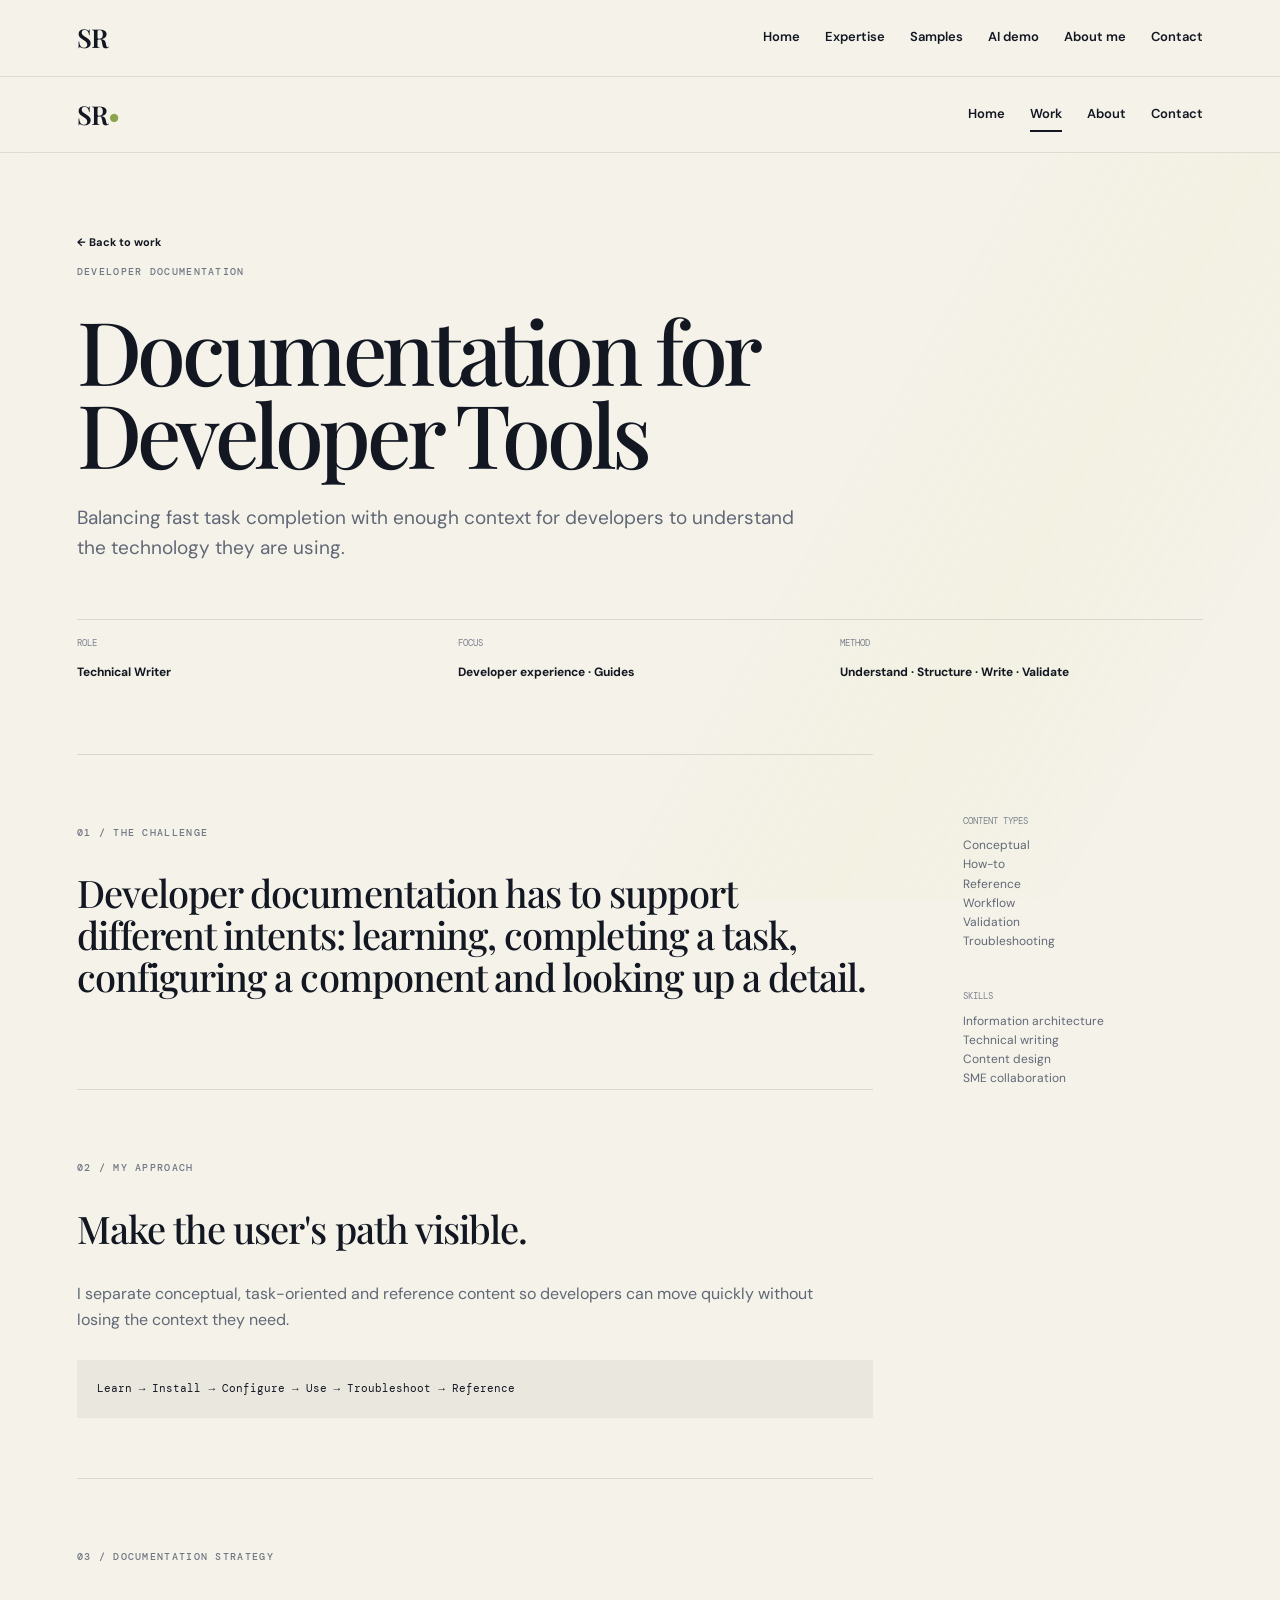
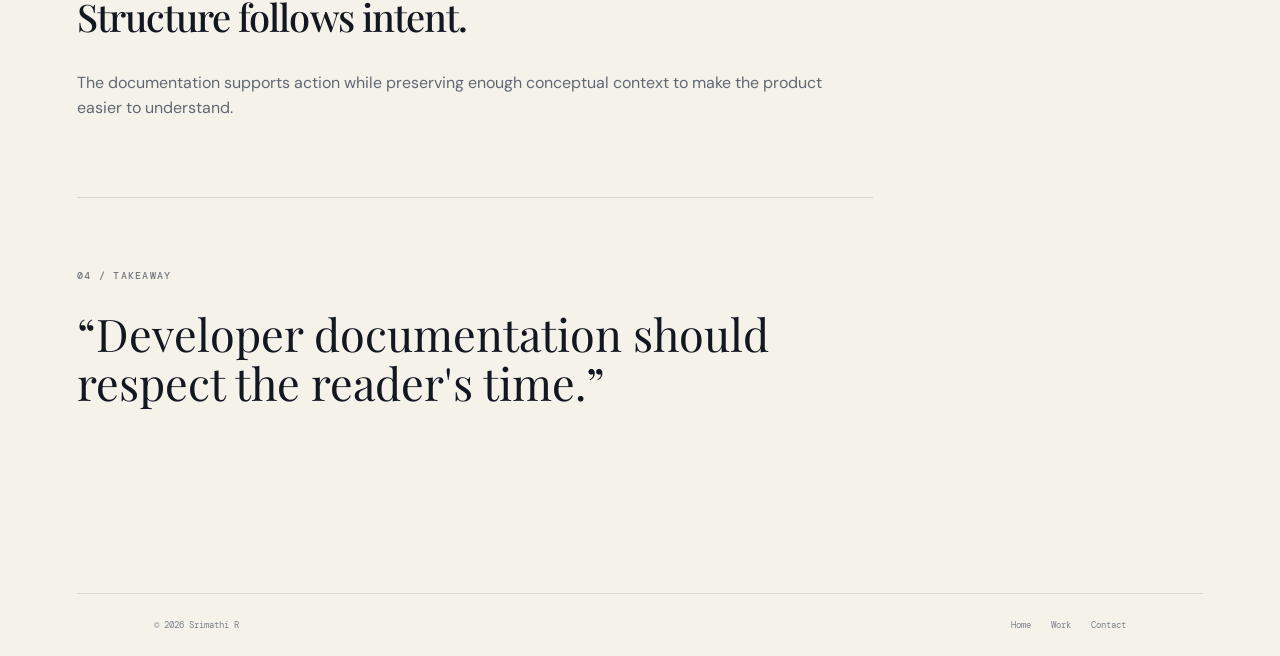
<file: projects/developer.html>
<!doctype html><html lang="en"><head><meta charset="utf-8"><meta name="viewport" content="width=device-width,initial-scale=1"><title>Documentation for Developer Tools — Srimathi R</title><link rel="preconnect" href="https://fonts.googleapis.com"><link rel="preconnect" href="https://fonts.gstatic.com" crossorigin><link href="https://fonts.googleapis.com/css2?family=DM+Sans:wght@400;500;600;700&family=Playfair+Display:ital,wght@0,500;0,600;1,500;1,600&display=swap" rel="stylesheet"><link rel="stylesheet" href="../css/style.css"></head><body>
<header class="site-header">
  <a class="brand" href="../index.html">SR</a>
  <nav>
    <a href="../index.html">Home</a>
    <a href="../index.html#expertise">Expertise</a>
    <a href="../index.html#samples">Samples</a>
    <a href="../index.html#ai-demo">AI demo</a>
    <a href="../about.html">About me</a>
    <a href="../contact.html">Contact</a>
  </nav>
</header>
<header><nav class="nav wrap"><a class="logo" href="../index.html">SR<span>•</span></a><button class="menu">☰</button><div class="links"><a href="../index.html">Home</a><a class="on" href="../work.html">Work</a><a href="../about.html">About</a><a href="../contact.html">Contact</a></div></nav></header>
<main><section class="case-hero wrap"><a class="back" href="../work.html">← Back to work</a><p class="kicker">DEVELOPER DOCUMENTATION</p><h1>Documentation for Developer Tools</h1><p class="case-lede">Balancing fast task completion with enough context for developers to understand the technology they are using.</p><div class="meta"><div><span>ROLE</span><b>Technical Writer</b></div><div><span>FOCUS</span><b>Developer experience · Guides</b></div><div><span>METHOD</span><b>Understand · Structure · Write · Validate</b></div></div></section>
<section class="case-content wrap"><article><div class="case-section"><p class="kicker">01 / THE CHALLENGE</p><h2>Developer documentation has to support different intents: learning, completing a task, configuring a component and looking up a detail.</h2></div><div class="case-section"><p class="kicker">02 / MY APPROACH</p><h2>Make the user's path visible.</h2><p>I separate conceptual, task-oriented and reference content so developers can move quickly without losing the context they need.</p><div class="flow">Learn → Install → Configure → Use → Troubleshoot → Reference</div></div><div class="case-section"><p class="kicker">03 / DOCUMENTATION STRATEGY</p><h2>Structure follows intent.</h2><p>The documentation supports action while preserving enough conceptual context to make the product easier to understand.</p></div><div class="case-section quote"><p class="kicker">04 / TAKEAWAY</p><blockquote>“Developer documentation should respect the reader's time.”</blockquote></div></article><aside><span>CONTENT TYPES</span><p>Conceptual<br>How-to<br>Reference<br>Workflow<br>Validation<br>Troubleshooting</p><span>SKILLS</span><p>Information architecture<br>Technical writing<br>Content design<br>SME collaboration</p></aside></section></main>
<footer class="footer wrap"><span>© 2026 Srimathi R</span><div><a href="../index.html">Home</a><a href="../work.html">Work</a><a href="../contact.html">Contact</a></div></footer><script src="../js/main.js"></script></body></html>
</file>
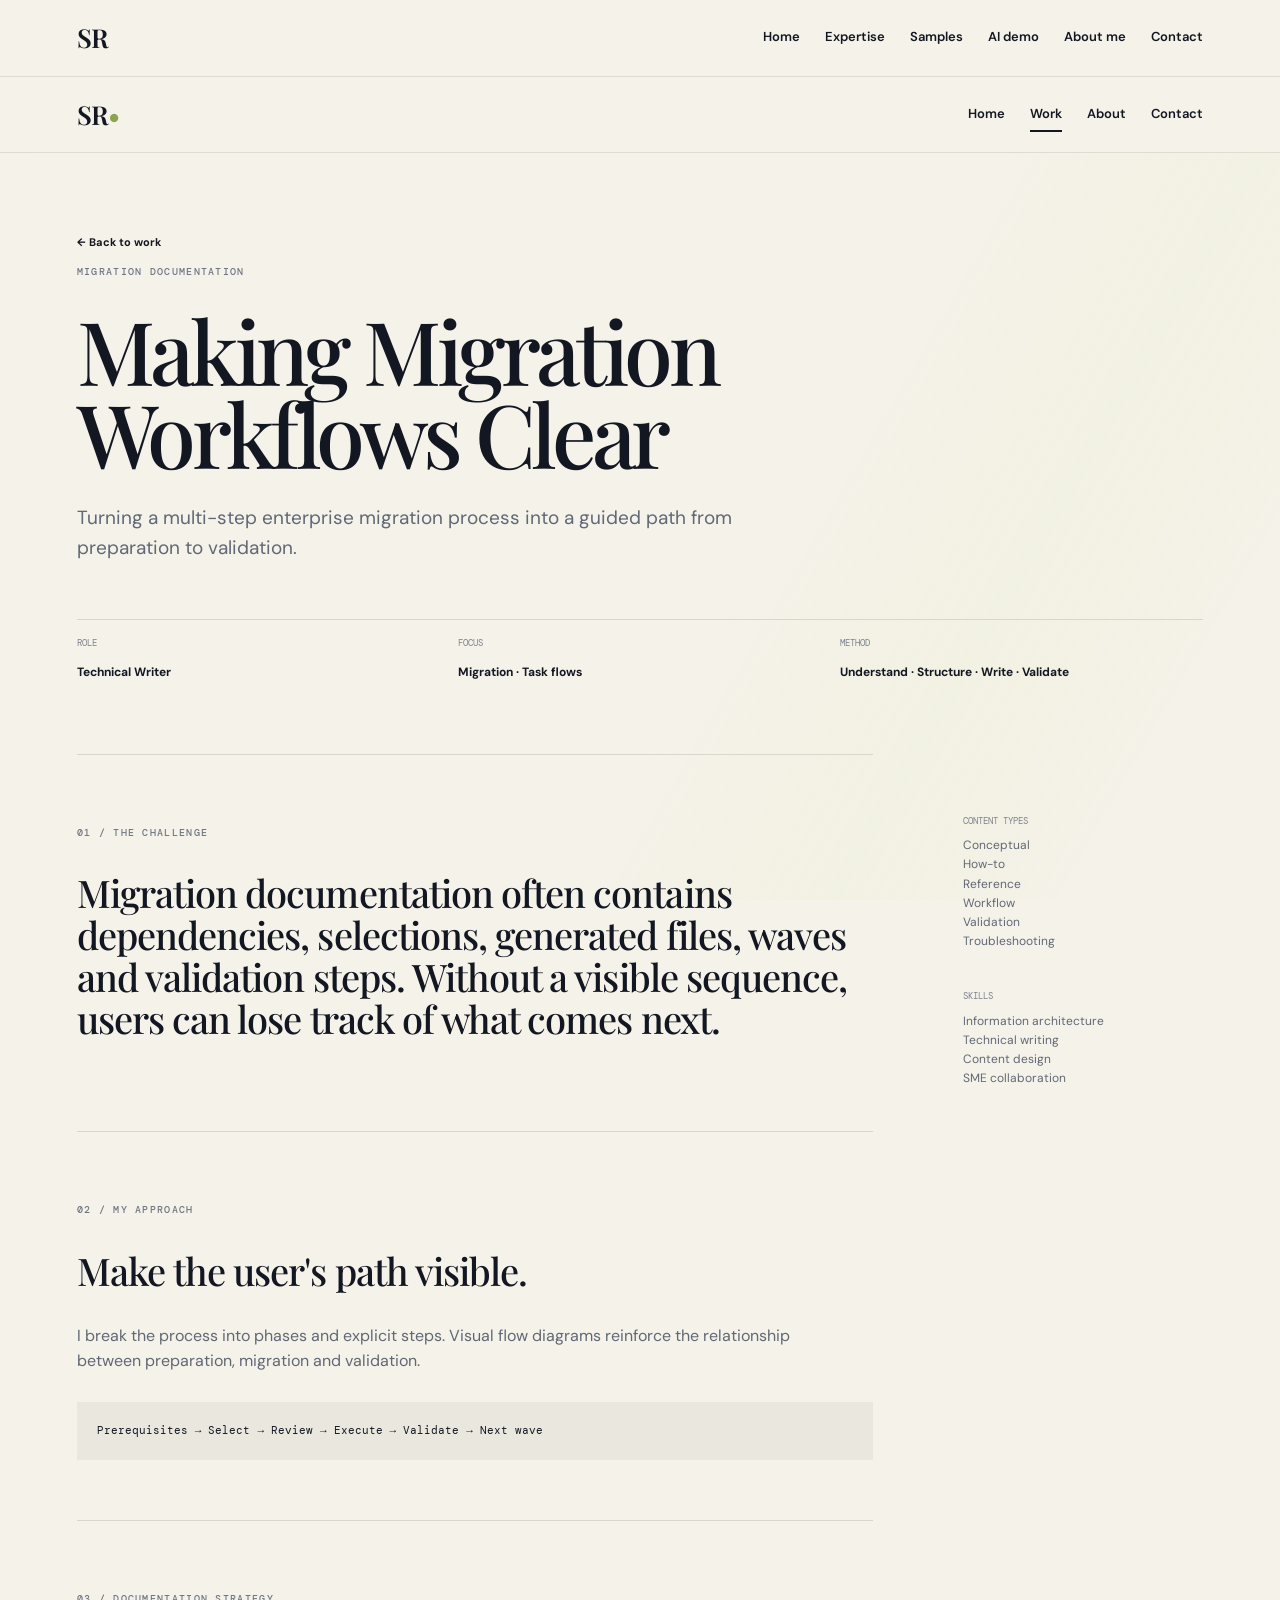
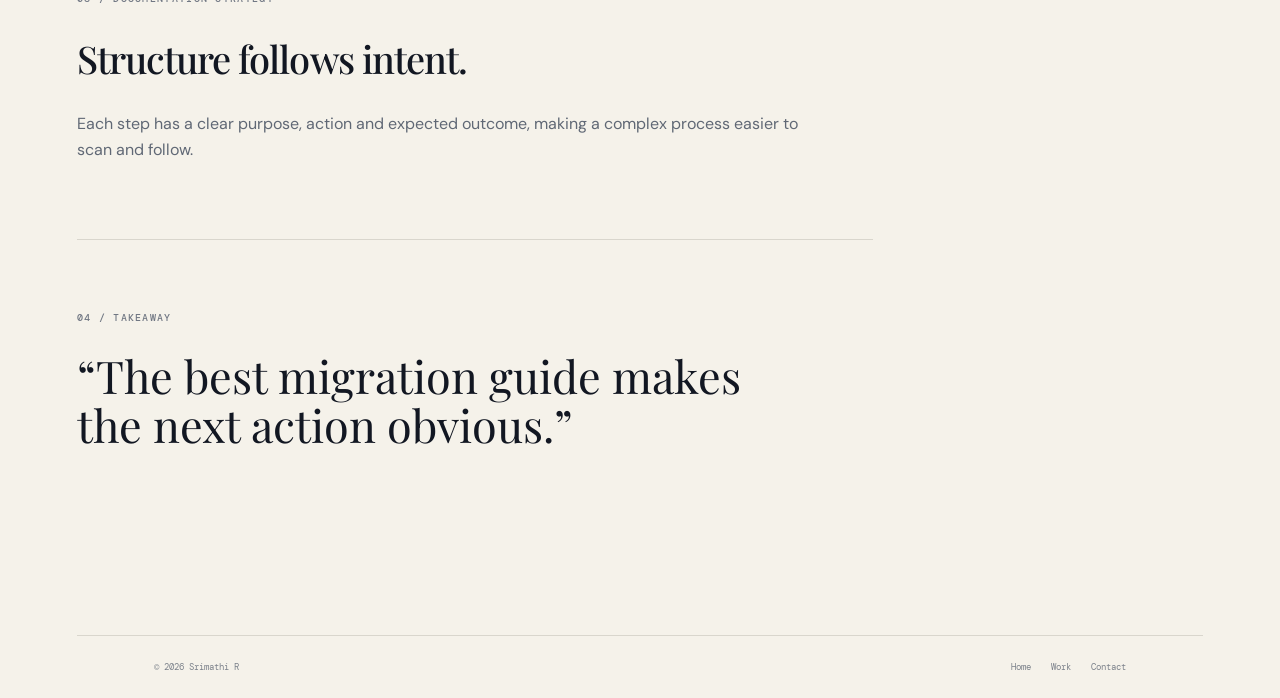
<file: projects/migration.html>
<!doctype html><html lang="en"><head><meta charset="utf-8"><meta name="viewport" content="width=device-width,initial-scale=1"><title>Making Migration Workflows Clear — Srimathi R</title><link rel="preconnect" href="https://fonts.googleapis.com"><link rel="preconnect" href="https://fonts.gstatic.com" crossorigin><link href="https://fonts.googleapis.com/css2?family=DM+Sans:wght@400;500;600;700&family=Playfair+Display:ital,wght@0,500;0,600;1,500;1,600&display=swap" rel="stylesheet"><link rel="stylesheet" href="../css/style.css"></head><body>
<header class="site-header">
  <a class="brand" href="../index.html">SR</a>
  <nav>
    <a href="../index.html">Home</a>
    <a href="../index.html#expertise">Expertise</a>
    <a href="../index.html#samples">Samples</a>
    <a href="../index.html#ai-demo">AI demo</a>
    <a href="../about.html">About me</a>
    <a href="../contact.html">Contact</a>
  </nav>
</header>
<header><nav class="nav wrap"><a class="logo" href="../index.html">SR<span>•</span></a><button class="menu">☰</button><div class="links"><a href="../index.html">Home</a><a class="on" href="../work.html">Work</a><a href="../about.html">About</a><a href="../contact.html">Contact</a></div></nav></header>
<main><section class="case-hero wrap"><a class="back" href="../work.html">← Back to work</a><p class="kicker">MIGRATION DOCUMENTATION</p><h1>Making Migration Workflows Clear</h1><p class="case-lede">Turning a multi-step enterprise migration process into a guided path from preparation to validation.</p><div class="meta"><div><span>ROLE</span><b>Technical Writer</b></div><div><span>FOCUS</span><b>Migration · Task flows</b></div><div><span>METHOD</span><b>Understand · Structure · Write · Validate</b></div></div></section>
<section class="case-content wrap"><article><div class="case-section"><p class="kicker">01 / THE CHALLENGE</p><h2>Migration documentation often contains dependencies, selections, generated files, waves and validation steps. Without a visible sequence, users can lose track of what comes next.</h2></div><div class="case-section"><p class="kicker">02 / MY APPROACH</p><h2>Make the user's path visible.</h2><p>I break the process into phases and explicit steps. Visual flow diagrams reinforce the relationship between preparation, migration and validation.</p><div class="flow">Prerequisites → Select → Review → Execute → Validate → Next wave</div></div><div class="case-section"><p class="kicker">03 / DOCUMENTATION STRATEGY</p><h2>Structure follows intent.</h2><p>Each step has a clear purpose, action and expected outcome, making a complex process easier to scan and follow.</p></div><div class="case-section quote"><p class="kicker">04 / TAKEAWAY</p><blockquote>“The best migration guide makes the next action obvious.”</blockquote></div></article><aside><span>CONTENT TYPES</span><p>Conceptual<br>How-to<br>Reference<br>Workflow<br>Validation<br>Troubleshooting</p><span>SKILLS</span><p>Information architecture<br>Technical writing<br>Content design<br>SME collaboration</p></aside></section></main>
<footer class="footer wrap"><span>© 2026 Srimathi R</span><div><a href="../index.html">Home</a><a href="../work.html">Work</a><a href="../contact.html">Contact</a></div></footer><script src="../js/main.js"></script></body></html>
</file>
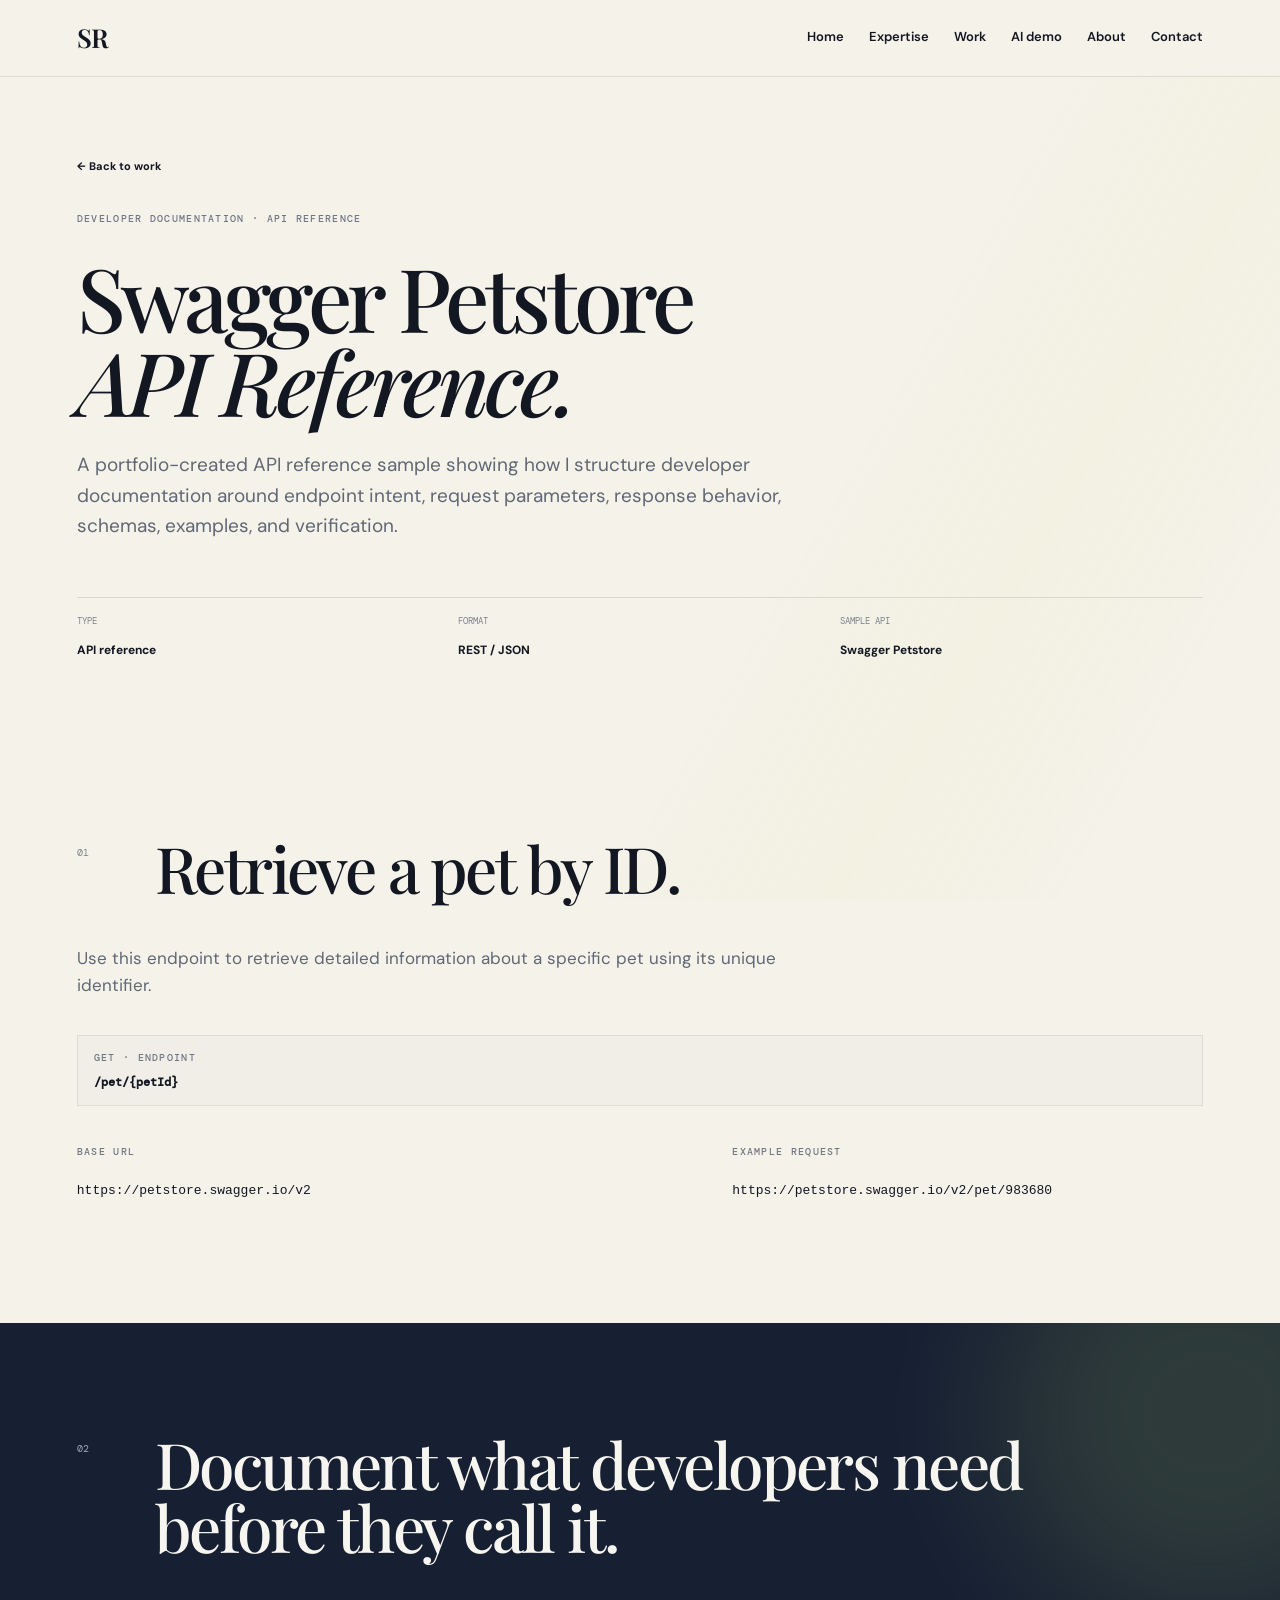
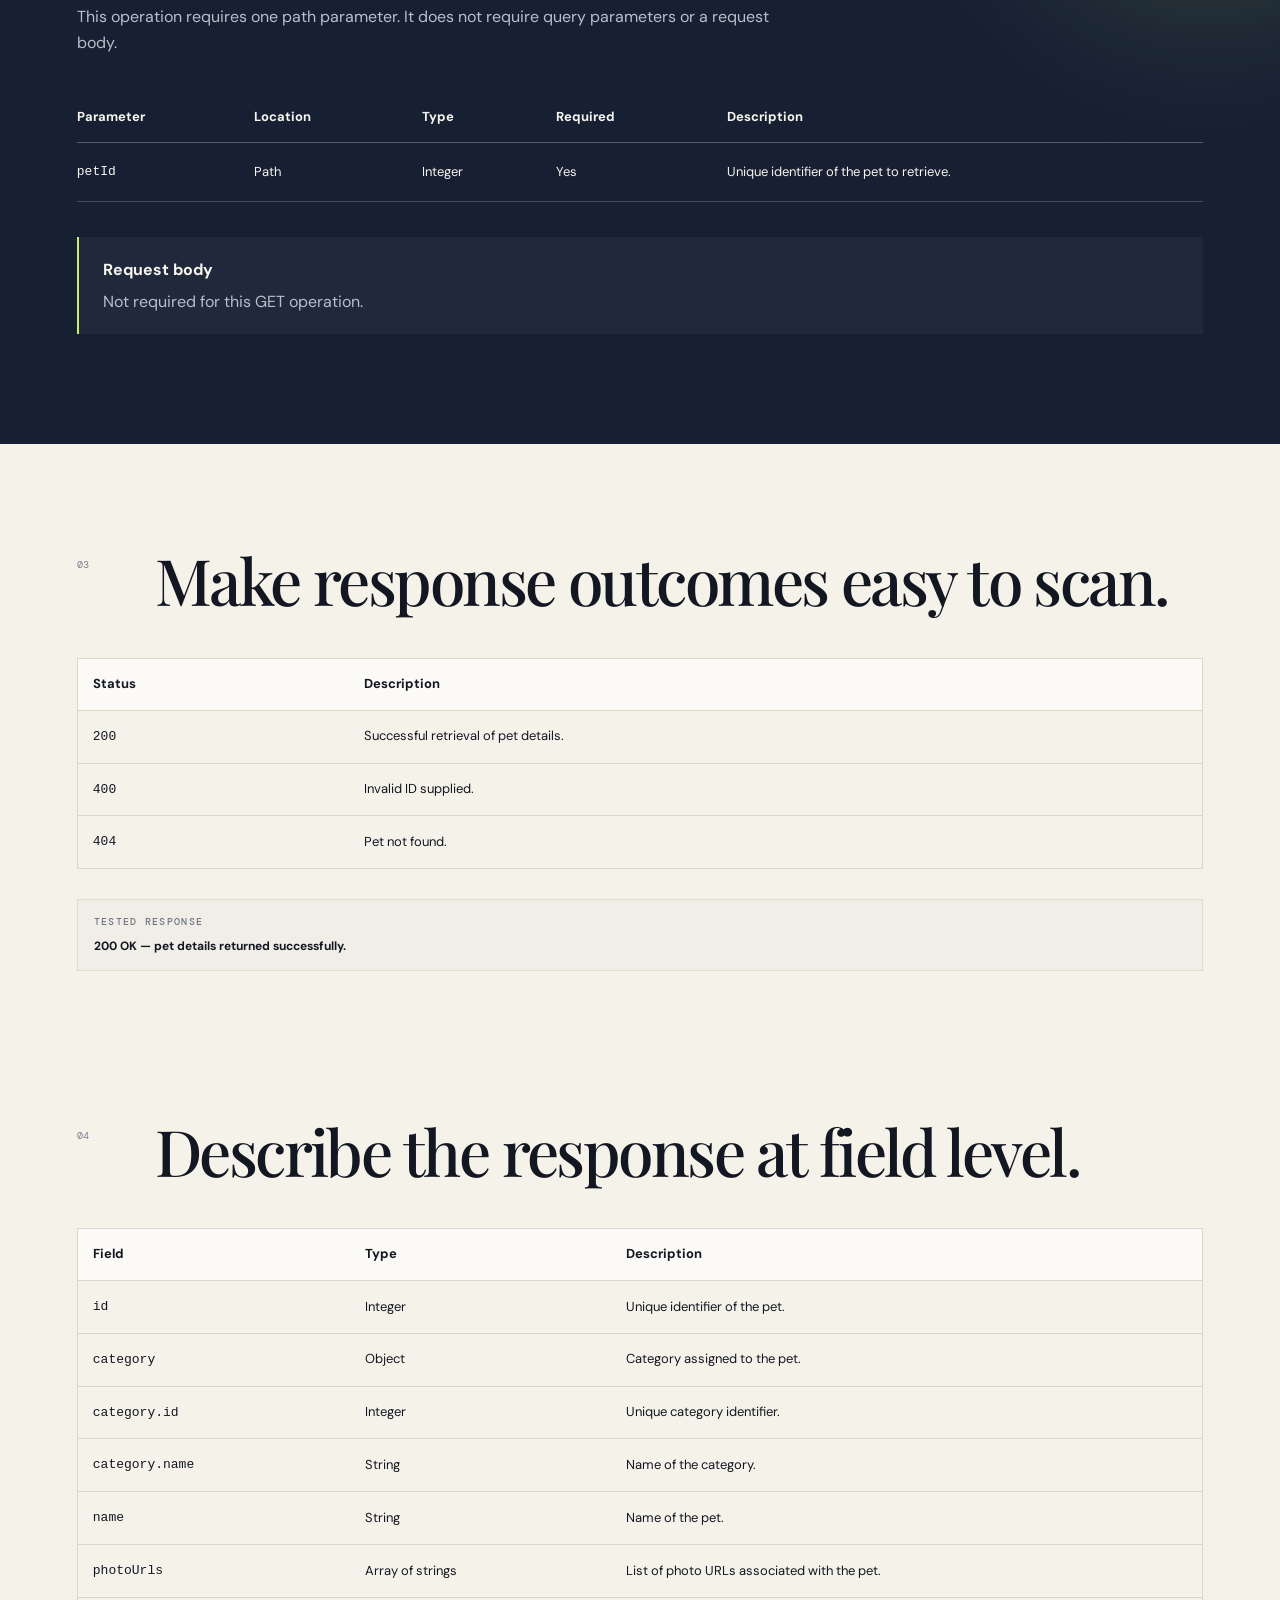
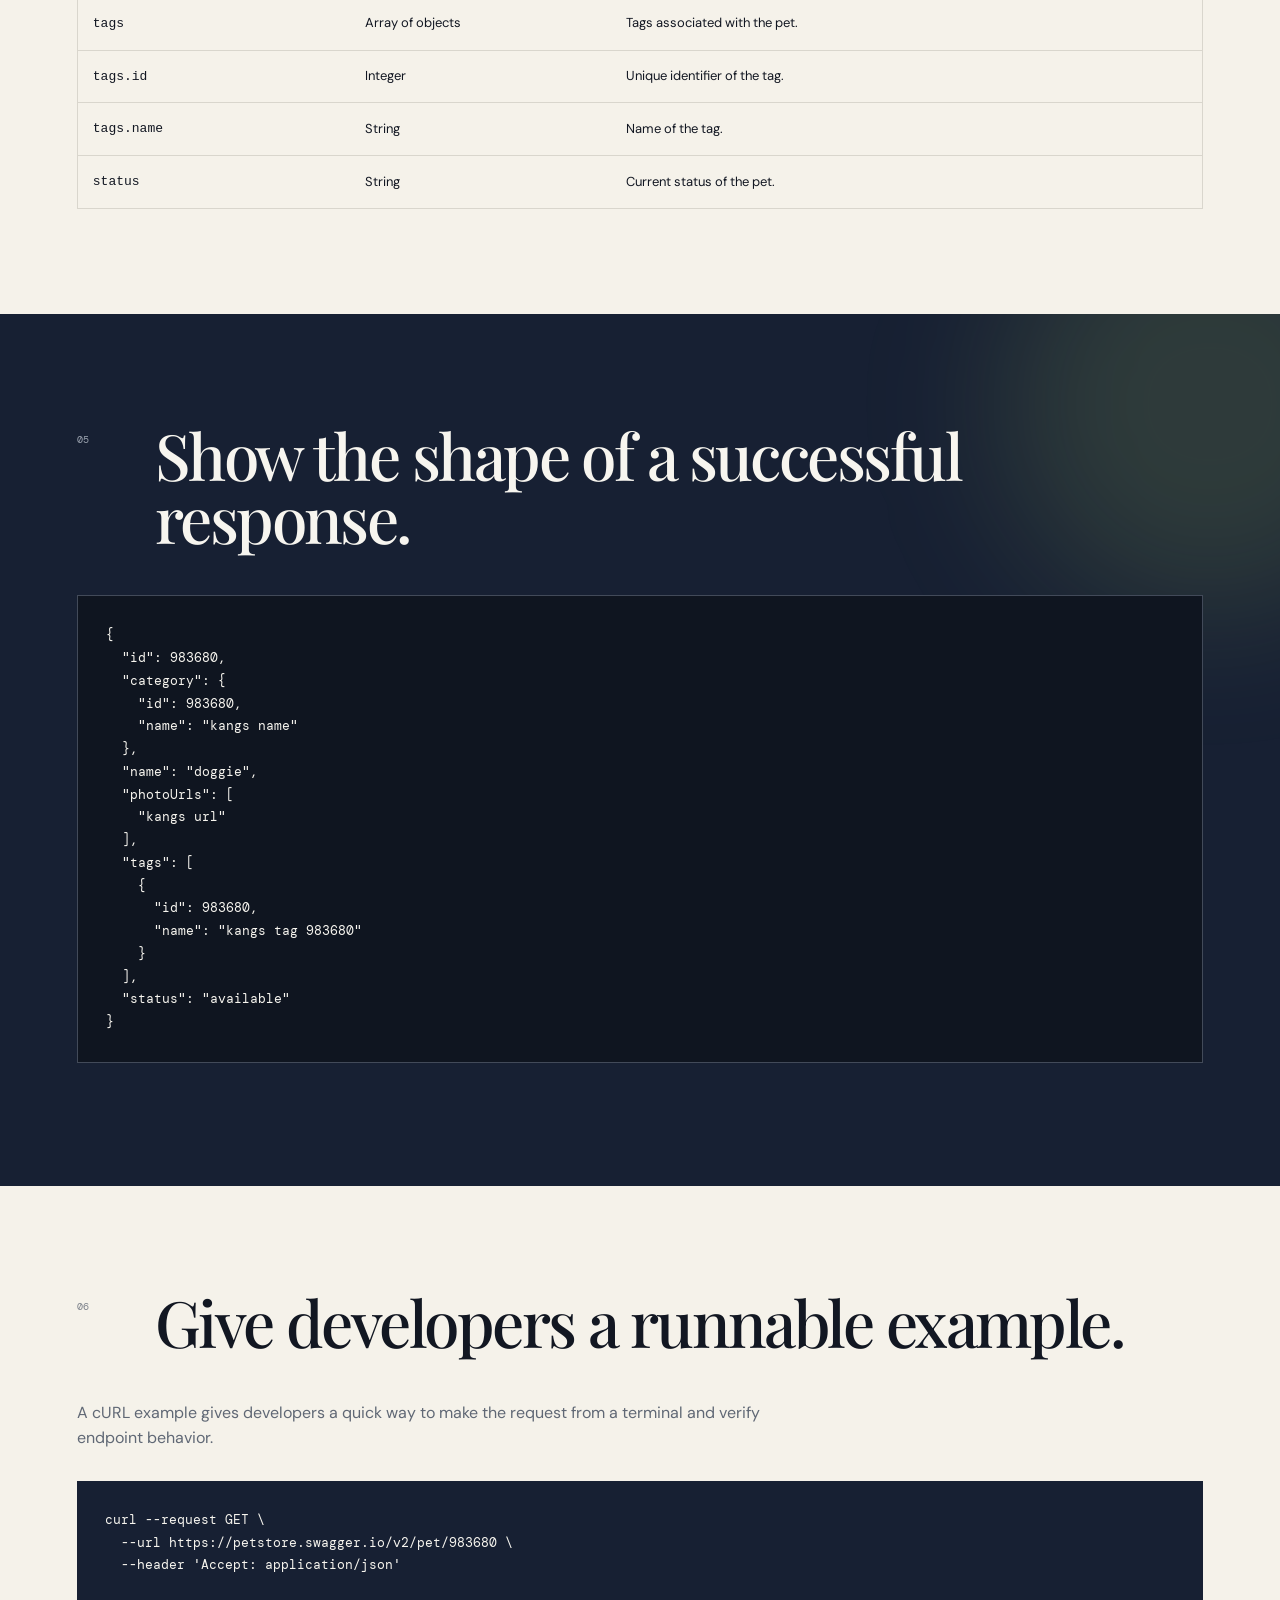
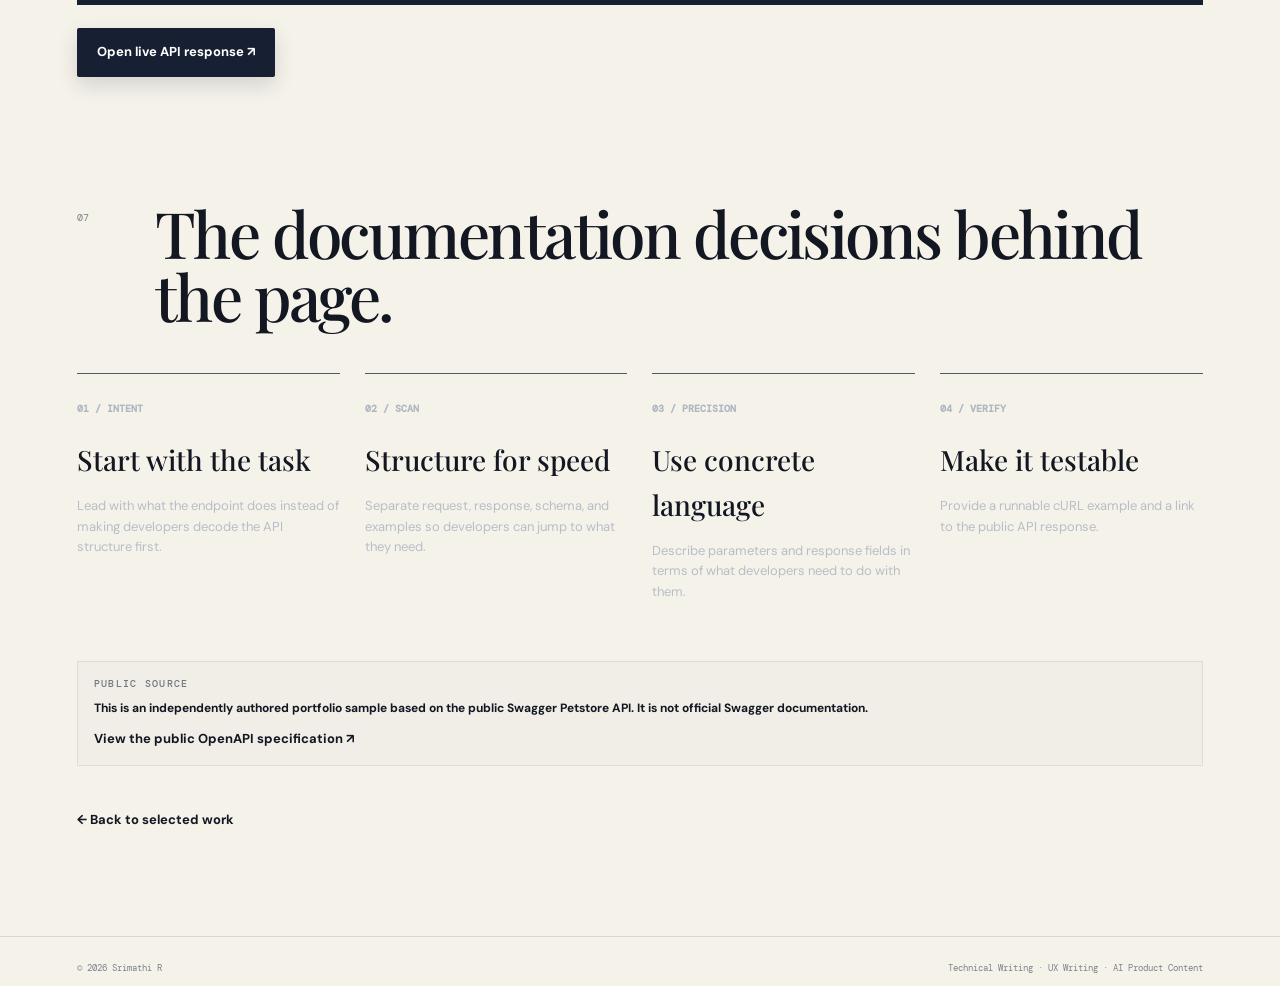
<file: projects/swagger-petstore-api-reference.html>
<!doctype html>
<html lang="en">
<head>
<meta charset="utf-8"><meta name="viewport" content="width=device-width,initial-scale=1">
<meta name="description" content="Swagger Petstore API reference sample — API documentation by Srimathi R.">
<title>Swagger Petstore API Reference — Srimathi R</title>
<link rel="stylesheet" href="../css/style.css">
</head>
<body>
<header class="site-header">
<a class="brand" href="../index.html">SR</a>
<nav>
<a href="../index.html">Home</a><a href="../index.html#expertise">Expertise</a>
<a href="../index.html#samples">Work</a><a href="../index.html#ai-demo">AI demo</a>
<a href="../about.html">About</a><a href="../contact.html">Contact</a>
</nav>
</header>

<main>
<section class="case-hero"><div class="wrap">
<a class="back" href="../work.html">← Back to work</a>
<p class="kicker" style="margin-top:34px">DEVELOPER DOCUMENTATION · API REFERENCE</p>
<h1>Swagger Petstore<br><i>API Reference.</i></h1>
<p class="case-lede">A portfolio-created API reference sample showing how I structure developer documentation around endpoint intent, request parameters, response behavior, schemas, examples, and verification.</p>
<div class="meta">
<div><span>TYPE</span><b>API reference</b></div>
<div><span>FORMAT</span><b>REST / JSON</b></div>
<div><span>SAMPLE API</span><b>Swagger Petstore</b></div>
</div>
</div></section>

<section class="section"><div class="wrap">
<div class="section-heading"><span>01</span><h2>Retrieve a pet by ID.</h2></div>
<p style="max-width:720px;color:#606875;font-size:17px">Use this endpoint to retrieve detailed information about a specific pet using its unique identifier.</p>
<div class="snippet" style="margin-top:35px"><span>GET · ENDPOINT</span><strong style="font-family:'DM Mono',monospace">/pet/{petId}</strong></div>
<div class="split" style="margin-top:38px">
<div><div class="kicker">BASE URL</div><p><code>https://petstore.swagger.io/v2</code></p></div>
<div><div class="kicker">EXAMPLE REQUEST</div><p><code>https://petstore.swagger.io/v2/pet/983680</code></p></div>
</div>
</div></section>

<section class="dark-section"><div class="wrap">
<div class="section-heading light"><span>02</span><h2>Document what developers need before they call it.</h2></div>
<p style="max-width:720px;color:#b8bfca;font-size:16px">This operation requires one path parameter. It does not require query parameters or a request body.</p>
<div style="overflow-x:auto;margin-top:38px"><table style="width:100%;border-collapse:collapse;font-size:13px">
<thead><tr style="border-bottom:1px solid #515a68;text-align:left">
<th style="padding:14px 12px 14px 0">Parameter</th><th style="padding:14px 12px">Location</th><th style="padding:14px 12px">Type</th><th style="padding:14px 12px">Required</th><th style="padding:14px 0 14px 12px">Description</th>
</tr></thead>
<tbody><tr style="border-bottom:1px solid #424a59">
<td style="padding:18px 12px 18px 0"><code>petId</code></td><td style="padding:18px 12px">Path</td><td style="padding:18px 12px">Integer</td><td style="padding:18px 12px">Yes</td><td style="padding:18px 0 18px 12px">Unique identifier of the pet to retrieve.</td>
</tr></tbody></table></div>
<div style="border-left:2px solid #c9f06b;padding:20px 24px;margin-top:35px;background:rgba(255,255,255,.04)">
<strong>Request body</strong><p style="margin:6px 0 0;color:#b8bfca">Not required for this GET operation.</p>
</div>
</div></section>

<section class="section"><div class="wrap">
<div class="section-heading"><span>03</span><h2>Make response outcomes easy to scan.</h2></div>
<div style="overflow-x:auto"><table style="width:100%;border-collapse:collapse;border:1px solid var(--line);font-size:13px">
<thead><tr style="background:var(--paper);border-bottom:1px solid var(--line);text-align:left"><th style="padding:15px">Status</th><th style="padding:15px">Description</th></tr></thead>
<tbody>
<tr style="border-bottom:1px solid var(--line)"><td style="padding:15px"><code>200</code></td><td style="padding:15px">Successful retrieval of pet details.</td></tr>
<tr style="border-bottom:1px solid var(--line)"><td style="padding:15px"><code>400</code></td><td style="padding:15px">Invalid ID supplied.</td></tr>
<tr><td style="padding:15px"><code>404</code></td><td style="padding:15px">Pet not found.</td></tr>
</tbody></table></div>
<div class="snippet" style="margin-top:30px"><span>TESTED RESPONSE</span><strong>200 OK — pet details returned successfully.</strong></div>
</div></section>

<section class="section" style="padding-top:20px"><div class="wrap">
<div class="section-heading"><span>04</span><h2>Describe the response at field level.</h2></div>
<div style="overflow-x:auto"><table style="width:100%;border-collapse:collapse;border:1px solid var(--line);font-size:13px">
<thead><tr style="background:var(--paper);border-bottom:1px solid var(--line);text-align:left"><th style="padding:15px">Field</th><th style="padding:15px">Type</th><th style="padding:15px">Description</th></tr></thead>
<tbody>
<tr style="border-bottom:1px solid var(--line)"><td style="padding:15px"><code>id</code></td><td style="padding:15px">Integer</td><td style="padding:15px">Unique identifier of the pet.</td></tr>
<tr style="border-bottom:1px solid var(--line)"><td style="padding:15px"><code>category</code></td><td style="padding:15px">Object</td><td style="padding:15px">Category assigned to the pet.</td></tr>
<tr style="border-bottom:1px solid var(--line)"><td style="padding:15px"><code>category.id</code></td><td style="padding:15px">Integer</td><td style="padding:15px">Unique category identifier.</td></tr>
<tr style="border-bottom:1px solid var(--line)"><td style="padding:15px"><code>category.name</code></td><td style="padding:15px">String</td><td style="padding:15px">Name of the category.</td></tr>
<tr style="border-bottom:1px solid var(--line)"><td style="padding:15px"><code>name</code></td><td style="padding:15px">String</td><td style="padding:15px">Name of the pet.</td></tr>
<tr style="border-bottom:1px solid var(--line)"><td style="padding:15px"><code>photoUrls</code></td><td style="padding:15px">Array of strings</td><td style="padding:15px">List of photo URLs associated with the pet.</td></tr>
<tr style="border-bottom:1px solid var(--line)"><td style="padding:15px"><code>tags</code></td><td style="padding:15px">Array of objects</td><td style="padding:15px">Tags associated with the pet.</td></tr>
<tr style="border-bottom:1px solid var(--line)"><td style="padding:15px"><code>tags.id</code></td><td style="padding:15px">Integer</td><td style="padding:15px">Unique identifier of the tag.</td></tr>
<tr style="border-bottom:1px solid var(--line)"><td style="padding:15px"><code>tags.name</code></td><td style="padding:15px">String</td><td style="padding:15px">Name of the tag.</td></tr>
<tr><td style="padding:15px"><code>status</code></td><td style="padding:15px">String</td><td style="padding:15px">Current status of the pet.</td></tr>
</tbody></table></div>
</div></section>

<section class="dark-section"><div class="wrap">
<div class="section-heading light"><span>05</span><h2>Show the shape of a successful response.</h2></div>
<pre style="background:#0f1520;color:#f7f5ef;padding:28px;overflow:auto;font:13px/1.75 'DM Mono',monospace;border:1px solid #424a59">{
  "id": 983680,
  "category": {
    "id": 983680,
    "name": "kangs name"
  },
  "name": "doggie",
  "photoUrls": [
    "kangs url"
  ],
  "tags": [
    {
      "id": 983680,
      "name": "kangs tag 983680"
    }
  ],
  "status": "available"
}</pre>
</div></section>

<section class="section"><div class="wrap">
<div class="section-heading"><span>06</span><h2>Give developers a runnable example.</h2></div>
<p style="max-width:720px;color:#606875">A cURL example gives developers a quick way to make the request from a terminal and verify endpoint behavior.</p>
<pre style="background:#172033;color:#f7f5ef;padding:28px;overflow:auto;font:13px/1.75 'DM Mono',monospace;margin-top:30px">curl --request GET \
  --url https://petstore.swagger.io/v2/pet/983680 \
  --header 'Accept: application/json'</pre>
<a class="button" href="https://petstore.swagger.io/v2/pet/983680" target="_blank" rel="noopener" style="margin-top:10px">Open live API response ↗</a>
</div></section>

<section class="section" style="padding-top:20px"><div class="wrap">
<div class="section-heading"><span>07</span><h2>The documentation decisions behind the page.</h2></div>
<div class="approach">
<div><b>01 / INTENT</b><h2>Start with the task</h2><p>Lead with what the endpoint does instead of making developers decode the API structure first.</p></div>
<div><b>02 / SCAN</b><h2>Structure for speed</h2><p>Separate request, response, schema, and examples so developers can jump to what they need.</p></div>
<div><b>03 / PRECISION</b><h2>Use concrete language</h2><p>Describe parameters and response fields in terms of what developers need to do with them.</p></div>
<div><b>04 / VERIFY</b><h2>Make it testable</h2><p>Provide a runnable cURL example and a link to the public API response.</p></div>
</div>
<div class="snippet" style="margin-top:45px"><span>PUBLIC SOURCE</span>
<strong>This is an independently authored portfolio sample based on the public Swagger Petstore API. It is not official Swagger documentation.</strong>
<p style="margin:8px 0 0"><a class="text-link" href="https://petstore.swagger.io/v2/swagger.json" target="_blank" rel="noopener">View the public OpenAPI specification ↗</a></p>
</div>
<div style="margin-top:40px"><a class="text-link" href="../work.html">← Back to selected work</a></div>
</div></section>
</main>

<footer><span>© 2026 Srimathi R</span><span>Technical Writing · UX Writing · AI Product Content</span></footer>
<script src="../js/main.js"></script>
</body>
</html>
</file>
<file: css/style.css>
@import url('https://fonts.googleapis.com/css2?family=DM+Mono:wght@400;500&family=DM+Sans:wght@400;500;600;700&family=Playfair+Display:ital,wght@0,500;0,600;1,500;1,600&display=swap');
:root{--bg:#f5f2ea;--paper:#fbfaf6;--ink:#121722;--muted:#68707c;--line:#d9d6cd;--navy:#172033;--accent:#c9f06b;--accent2:#e7ddff;--shadow:0 20px 60px rgba(18,23,34,.08)}
*{box-sizing:border-box}html{scroll-behavior:smooth}body{margin:0;background:var(--bg);color:var(--ink);font-family:'DM Sans',sans-serif;line-height:1.6}body:before{content:'';position:fixed;inset:0;pointer-events:none;background:linear-gradient(120deg,transparent 0 60%,rgba(201,240,107,.06) 75%,transparent 90%);z-index:-1}a{color:inherit;text-decoration:none}button{font:inherit}.wrap{width:min(1180px,88vw);margin:auto}.site-header,header{position:sticky;top:0;z-index:50;background:rgba(245,242,234,.88);backdrop-filter:blur(18px);border-bottom:1px solid rgba(217,214,205,.8)}.site-header{display:flex;align-items:center;justify-content:space-between;padding:17px 6vw}.site-header .brand,.logo{font-family:'Playfair Display',serif;font-size:26px;font-weight:600;letter-spacing:-.04em}.site-header nav,.links{display:flex;gap:25px;align-items:center;font-size:13px;font-weight:600}.site-header nav a,.links a{position:relative}.site-header nav a:after,.links a:after{content:'';position:absolute;left:0;bottom:-7px;width:0;height:2px;background:var(--ink);transition:.25s}.site-header nav a:hover:after,.links a:hover:after,.links .on:after{width:100%}.nav{display:flex;align-items:center;justify-content:space-between;padding:17px 0}.nav .logo span{color:#8da44d}.menu{display:none;border:0;background:none;font-size:20px}.hero{width:min(1220px,88vw);margin:auto;padding:120px 0 95px;position:relative}.hero:after{content:'';position:absolute;width:330px;height:330px;border-radius:50%;background:var(--accent2);filter:blur(70px);opacity:.42;right:0;top:60px;z-index:-1}.eyebrow,.kicker,.sample-meta,.snippet span{font-family:'DM Mono',monospace;text-transform:uppercase;letter-spacing:.13em;font-size:10px;font-weight:500;color:#707783}.hero h1{font-family:'Playfair Display',serif;font-weight:500;font-size:clamp(58px,8.3vw,116px);line-height:.92;letter-spacing:-.055em;max-width:1000px;margin:18px 0 30px}.hero h1 em,.page-head h1 i,.contact h1 i{font-style:italic}.hero-copy{max-width:710px;font-size:19px;color:#555e6b;margin:0 0 30px}.hero-actions{display:flex;gap:24px;align-items:center}.button{display:inline-flex;align-items:center;gap:12px;background:var(--navy);color:white;padding:14px 20px;font-size:13px;font-weight:700;border-radius:2px;box-shadow:0 8px 20px rgba(23,32,51,.15);transition:.2s}.button:hover{transform:translateY(-2px)}.text-link{font-size:13px;font-weight:700}.hero-note{display:flex;gap:10px;flex-wrap:wrap;margin-top:65px;padding-top:20px;border-top:1px solid var(--line);font-family:'DM Mono',monospace;font-size:10px;color:#7a818c}.hero-note span{display:inline-block}.section{padding:105px 0}.section-heading{display:grid;grid-template-columns:60px 1fr;gap:18px;margin-bottom:46px}.section-heading>span{font-family:'DM Mono',monospace;font-size:10px;color:#7b818a;padding-top:8px}.section-heading h2{font-family:'Playfair Display',serif;font-weight:500;font-size:clamp(42px,5vw,66px);line-height:.98;letter-spacing:-.04em;margin:0}.expertise-grid{display:grid;grid-template-columns:repeat(2,1fr);gap:18px}.expertise-grid article{background:var(--paper);border:1px solid var(--line);padding:35px;min-height:310px;box-shadow:0 1px 0 rgba(0,0,0,.02);transition:.25s}.expertise-grid article:hover,.sample-card:hover,.index-card:hover{transform:translateY(-4px);box-shadow:var(--shadow)}.number{font-family:'DM Mono',monospace;font-size:10px;color:#858b94;margin-bottom:58px}.expertise-grid h3,.sample-card h3,.approach-grid h3{font-family:'Playfair Display',serif;font-weight:500;font-size:31px;line-height:1.08;letter-spacing:-.02em;margin:0 0 14px}.expertise-grid p,.sample-card p{color:#5f6671;font-size:14px}.expertise-grid ul{margin:24px 0 0;padding:0;list-style:none;font-size:12px;color:#333b46}.expertise-grid li{padding:8px 0;border-top:1px solid #e5e2db}.samples-section{background:#ece9e1}.sample-card{background:var(--paper);border:1px solid var(--line);transition:.25s}.sample-card.featured{display:grid;grid-template-columns:200px 1fr;gap:45px;padding:42px;margin-bottom:18px}.sample-card.featured h3{font-size:44px}.before-after{display:grid;grid-template-columns:repeat(3,1fr);gap:12px;margin:28px 0}.before-after>div{border-top:2px solid var(--ink);padding:14px 0}.before-after small{font-family:'DM Mono',monospace;font-size:8px;letter-spacing:.12em;color:#888}.before-after strong{display:block;font-size:14px;margin-top:8px}.before-after p{font-size:11px;margin:6px 0}.sample-grid{display:grid;grid-template-columns:repeat(3,1fr);gap:18px}.sample-grid .sample-card{padding:31px;min-height:370px;display:flex;flex-direction:column}.sample-grid .text-link{margin-top:auto}.snippet{background:#f0eee7;border:1px solid #dfdcd3;padding:14px 16px;margin:24px 0}.snippet span{display:block;margin-bottom:8px}.snippet strong{display:block;font-size:12px;line-height:1.45}.dark-section{background:var(--navy);color:#f7f5ef;padding:110px 0;position:relative;overflow:hidden}.dark-section:after{content:'';position:absolute;width:420px;height:420px;border-radius:50%;background:rgba(201,240,107,.13);filter:blur(70px);right:-140px;top:-120px}.dark-section .section-heading>span{color:#9ca4b0}.ai-demo-layout{display:grid;grid-template-columns:1.25fr .75fr;gap:100px;position:relative;z-index:1}.ai-demo-layout h3{font-family:'Playfair Display',serif;font-weight:500;font-size:clamp(42px,5vw,68px);line-height:1;letter-spacing:-.04em;margin:0 0 20px}.ai-demo-layout p{color:#b8bfca;max-width:620px}.light-button{background:var(--accent);color:var(--navy);box-shadow:none}.ai-points{border-top:1px solid #424a59}.ai-points div{display:grid;grid-template-columns:42px 1fr;gap:14px;padding:21px 0;border-bottom:1px solid #424a59}.ai-points strong{font-family:'DM Mono',monospace;font-size:10px;color:#aab2bf}.ai-points span{font-size:13px}.approach-grid{display:grid;grid-template-columns:repeat(4,1fr);gap:22px}.approach-grid>div{border-top:1px solid #aaa79f;padding-top:18px}.approach-grid span{font-family:'DM Mono',monospace;font-size:10px;color:#898f98}.approach-grid h3{font-size:25px;margin:13px 0 7px}.approach-grid p{font-size:13px;color:#666e78}.statement{padding:125px 0;background:#dcd8ce}.statement p{font-family:'Playfair Display',serif;font-size:clamp(42px,5.8vw,78px);line-height:1;letter-spacing:-.045em;max-width:980px;margin:0}.statement em{font-style:italic}.contact-section{padding-bottom:120px}.contact-grid{display:grid;grid-template-columns:1.3fr .7fr;gap:80px}.large{font-family:'Playfair Display',serif;font-size:36px;line-height:1.18;letter-spacing:-.025em;max-width:760px}.contact-details{display:flex;flex-direction:column;gap:16px}.contact-details a{padding:15px 0;border-bottom:1px solid var(--line);font-weight:600;font-size:14px}.contact-details a:hover{padding-left:8px}.footer,footer{display:flex;justify-content:space-between;gap:20px;padding:24px 6vw;border-top:1px solid var(--line);font-family:'DM Mono',monospace;font-size:9px;color:#7c828b}.footer div{display:flex;gap:20px}.page-head{padding:100px 0 75px}.page-head h1,.contact h1{font-family:'Playfair Display',serif;font-size:clamp(52px,7vw,90px);font-weight:500;line-height:.96;letter-spacing:-.05em;max-width:950px;margin:18px 0}.page-head>p:last-child{max-width:670px;color:#606875;font-size:17px}.split{display:grid;grid-template-columns:1.1fr .9fr;gap:80px}.about-copy{font-size:18px;color:#59616d;padding-top:40px}.dark-section .wrap{position:relative;z-index:1}.approach{display:grid;grid-template-columns:repeat(4,1fr);gap:25px;margin-top:35px}.approach>div{border-top:1px solid #515a68;padding-top:20px}.approach b{font-family:'DM Mono',monospace;color:#aeb6c2;font-size:10px}.approach h2{font-family:'Playfair Display',serif;font-size:28px;font-weight:500;margin:18px 0 8px}.approach p{color:#b7bec8;font-size:13px}.skills{display:grid;grid-template-columns:.7fr 1.3fr;gap:80px}.skills h2{font-family:'Playfair Display',serif;font-size:50px;font-weight:500;margin:10px 0}.skill-list>div{padding:20px 0;border-top:1px solid var(--line)}.skill-list b{font-size:13px}.skill-list p{color:#666d77;font-size:13px}.contact{padding:110px 0 130px}.contact>p:not(.kicker){font-size:18px;color:#606875;max-width:650px}.contact-list{display:grid;grid-template-columns:repeat(3,1fr);gap:18px;margin-top:55px}.contact-list a{background:var(--paper);border:1px solid var(--line);padding:25px;min-height:120px;transition:.2s}.contact-list a:hover{transform:translateY(-3px);box-shadow:var(--shadow)}.contact-list span{display:block;font-family:'DM Mono',monospace;font-size:9px;color:#818791;margin-bottom:20px}.contact-list b{font-size:14px}.work-index{padding-bottom:100px}.index-card{display:grid;grid-template-columns:90px 1fr;gap:20px;background:var(--paper);border:1px solid var(--line);padding:35px;margin-bottom:18px;transition:.25s}.index-card .num{font-family:'DM Mono',monospace;font-size:11px;color:#858b94}.index-card span{font-family:'DM Mono',monospace;font-size:9px;color:#777e88;letter-spacing:.12em}.index-card h2{font-family:'Playfair Display',serif;font-size:38px;font-weight:500;line-height:1.05;margin:12px 0}.index-card p{max-width:700px;color:#626a75;font-size:14px}.index-card b{font-size:12px}.case-hero{padding:75px 0 70px}.back{font-size:11px;font-weight:700}.case-hero h1{font-family:'Playfair Display',serif;font-size:clamp(52px,7vw,88px);font-weight:500;line-height:.95;letter-spacing:-.05em;max-width:950px;margin:28px 0}.case-lede{font-size:19px;color:#606875;max-width:720px}.meta{display:grid;grid-template-columns:repeat(3,1fr);gap:18px;margin-top:55px;border-top:1px solid var(--line)}.meta div{padding-top:16px}.meta span,aside span{font-family:'DM Mono',monospace;font-size:9px;color:#7c838d;display:block;margin-bottom:8px}.meta b{font-size:12px}.case-content{display:grid;grid-template-columns:1fr 240px;gap:90px;padding-bottom:100px}.case-section{padding:60px 0;border-top:1px solid var(--line)}.case-section h2{font-family:'Playfair Display',serif;font-weight:500;font-size:38px;line-height:1.1;letter-spacing:-.025em;max-width:820px}.case-section p:not(.kicker){color:#606875;max-width:750px}.flow{background:#eae7df;padding:20px;margin-top:28px;font-family:'DM Mono',monospace;font-size:11px;overflow:auto}.case-content aside{padding-top:60px;color:#606875;font-size:12px}.case-content aside p{margin:0 0 38px}.quote blockquote{font-family:'Playfair Display',serif;font-size:45px;line-height:1.1;margin:25px 0;max-width:700px}.sample-highlight{background:#efede6;border:1px solid var(--line);padding:34px}.sample-download{display:inline-block;background:var(--navy);color:#fff;padding:12px 17px;font-size:12px;font-weight:700;margin-top:8px}
@media(max-width:900px){.site-header nav{gap:14px}.hero{padding-top:85px}.expertise-grid,.sample-grid{grid-template-columns:1fr}.sample-card.featured{grid-template-columns:1fr}.ai-demo-layout,.split,.skills,.contact-grid,.case-content{grid-template-columns:1fr;gap:35px}.approach-grid,.approach{grid-template-columns:repeat(2,1fr)}.contact-list{grid-template-columns:1fr}.meta{grid-template-columns:1fr}.case-content aside{padding-top:0}.before-after{grid-template-columns:1fr}}
@media(max-width:650px){.site-header nav{display:none}.site-header{padding:15px 6vw}.hero{padding:70px 0}.hero h1{font-size:58px}.hero-copy{font-size:16px}.section{padding:75px 0}.section-heading h2{font-size:44px}.expertise-grid article{padding:28px;min-height:auto}.sample-card.featured{padding:28px}.sample-card.featured h3{font-size:36px}.dark-section{padding:80px 0}.ai-demo-layout h3{font-size:46px}.approach-grid,.approach{grid-template-columns:1fr}.statement{padding:80px 0}.statement p{font-size:45px}.page-head{padding:70px 0 50px}.page-head h1,.contact h1{font-size:56px}.index-card{grid-template-columns:45px 1fr;padding:27px}.index-card h2{font-size:31px}.case-hero h1{font-size:56px}.footer,footer{display:block;padding:20px 6vw}.footer div{margin-top:10px}.hero-actions{flex-wrap:wrap}}
</file>
<file: demos/atlas-assessment-hub/css/styles.css>
:root{
  --ink:#161616;--muted:#6f6f6f;--line:#dedede;--bg:#f4f4f4;--surface:#fff;
  --blue:#0f62fe;--blue-soft:#e8f1ff;--green:#198038;--green-soft:#defbe6;
  --orange:#ba4e00;--orange-soft:#fff1e8;--purple:#6929c4;--purple-soft:#f3e8ff;
  --red:#da1e28;--shadow:0 2px 8px rgba(0,0,0,.06)
}
*{box-sizing:border-box}body{margin:0;background:var(--bg);color:var(--ink);font:14px/1.45 Arial,Helvetica,sans-serif}
button,input,select,textarea{font:inherit}button{cursor:pointer}
.topbar{height:56px;background:#161616;color:#fff;display:flex;align-items:center;padding:0 20px;gap:16px;position:sticky;top:0;z-index:20}
.brand{font-weight:700}.product-dot{width:25px;height:25px;border:1px solid #fff;display:grid;place-items:center;font-size:12px}.top-muted{color:#aaa;font-size:12px}.grow{flex:1}
.role-select{background:#292929;color:#fff;border:1px solid #555;padding:7px 10px}.avatar{width:30px;height:30px;border-radius:50%;background:#d0e2ff;color:#0f62fe;display:grid;place-items:center;font-weight:700}
.shell{display:grid;grid-template-columns:250px 1fr;min-height:calc(100vh - 56px)}
.sidebar{background:#fff;border-right:1px solid var(--line);padding:18px 12px;position:sticky;top:56px;height:calc(100vh - 56px)}
.org{font-weight:700;padding:0 10px 16px}.workspace{padding:11px;background:#f4f4f4;border:1px solid var(--line);font-size:12px;margin-bottom:18px}
.nav-label{font-size:10px;text-transform:uppercase;letter-spacing:.12em;color:#777;padding:10px}
.nav-item{display:flex;align-items:center;gap:10px;width:100%;padding:11px 12px;border:0;background:transparent;text-align:left;border-left:3px solid transparent;color:#222}
.nav-item:hover{background:#f4f4f4}.nav-item.active{background:#e8e8e8;border-left-color:var(--blue);font-weight:700}
.main{min-width:0}.page{max-width:1400px;margin:auto;padding:30px 34px 70px}.crumb{font-size:12px;color:#666;margin-bottom:10px}
.page-head{display:flex;justify-content:space-between;gap:20px;align-items:flex-start}.page-head h1{font-size:29px;line-height:1.1;margin:0 0 7px}.page-head p{margin:0;color:#666}.actions{display:flex;gap:8px;flex-wrap:wrap}
.btn{border:1px solid #8d8d8d;background:#fff;padding:10px 15px}.btn:hover{background:#f4f4f4}.btn.primary{background:var(--blue);border-color:var(--blue);color:#fff}.btn.primary:hover{background:#0353e9}.btn.ghost{border:0;color:var(--blue);background:transparent}.btn.danger{color:var(--red)}
.stats{display:grid;grid-template-columns:repeat(4,1fr);gap:14px;margin:28px 0}.stat{background:#fff;border:1px solid var(--line);padding:20px;box-shadow:var(--shadow)}.stat-label{font-size:12px;color:#666}.stat-value{font-size:34px;margin:12px 0}.stat-meta{font-size:12px;color:var(--green)}
.section-title{font-weight:700;font-size:16px;margin:28px 0 13px}.panel{background:#fff;border:1px solid var(--line);box-shadow:var(--shadow);padding:20px}.panel h2{font-size:17px;margin:0 0 5px}.sub{color:#666;margin:0 0 18px}
.grid-3{display:grid;grid-template-columns:repeat(3,1fr);gap:14px}.grid-2{display:grid;grid-template-columns:2fr 1fr;gap:18px}
.tile{background:#fff;border:1px solid var(--line);padding:20px}.tile-icon{width:36px;height:36px;background:var(--blue-soft);color:var(--blue);display:grid;place-items:center;margin-bottom:17px;font-weight:700}.tile h3{font-size:14px;margin:0 0 7px}.tile p{margin:0;color:#666}
.table{width:100%;border-collapse:collapse}.table th,.table td{text-align:left;padding:13px 11px;border-bottom:1px solid #e6e6e6;vertical-align:top}.table th{font-size:11px;color:#666;text-transform:uppercase;letter-spacing:.04em}.table tr:hover td{background:#fafafa}
.status{display:inline-block;padding:4px 9px;border-radius:12px;font-size:11px;font-weight:700}.status.draft{background:#e0e0e0}.status.progress{background:var(--blue-soft);color:var(--blue)}.status.review{background:var(--purple-soft);color:var(--purple)}.status.done{background:var(--green-soft);color:var(--green)}.status.sent{background:var(--orange-soft);color:var(--orange)}
.callout{padding:14px 16px;border-left:4px solid var(--blue);background:#edf5ff;margin:20px 0}.success{padding:14px 16px;border-left:4px solid var(--green);background:var(--green-soft);margin:20px 0}.warning{padding:14px 16px;border-left:4px solid var(--orange);background:var(--orange-soft);margin:20px 0}
.tabs{display:flex;border-bottom:1px solid var(--line);margin:24px 0 0;overflow:auto}.tab{padding:13px 17px;border:0;border-bottom:3px solid transparent;background:transparent;white-space:nowrap;color:#666}.tab.active{color:var(--blue);border-bottom-color:var(--blue);font-weight:700}
.form{max-width:850px}.field{margin:19px 0}.field label{display:block;font-weight:700;margin-bottom:7px}.required{color:var(--red)}.input{width:100%;padding:11px 12px;border:1px solid #8d8d8d;background:#fff}.input:focus{outline:2px solid #a6c8ff;border-color:var(--blue)}.hint{font-size:12px;color:#666;margin-top:6px}
.dropzone{border:1px dashed #777;padding:35px;text-align:center;background:#fafafa}.dropzone strong{display:block;margin-bottom:6px}
.drawer-bg,.modal-bg{position:fixed;inset:0;background:rgba(0,0,0,.45);z-index:50;display:none}.drawer-bg.show,.modal-bg.show{display:block}.drawer{position:absolute;right:0;top:0;height:100%;width:min(620px,100%);background:#fff;padding:25px;overflow:auto;box-shadow:-10px 0 30px rgba(0,0,0,.15)}.modal-bg{display:none;align-items:center;justify-content:center;padding:20px}.modal-bg.show{display:flex}.modal{width:min(680px,100%);max-height:90vh;overflow:auto;background:#fff;padding:26px;box-shadow:0 15px 50px #0004}.modal h2{margin:0 0 8px}.modal-actions{display:flex;justify-content:flex-end;gap:8px;margin-top:25px}
.progress{height:8px;background:#e0e0e0}.progress>span{display:block;height:100%;background:var(--blue)}
.question-layout{display:grid;grid-template-columns:230px 1fr;gap:18px}.group-nav{background:#fff;border:1px solid var(--line);height:max-content}.group-nav button{display:block;width:100%;padding:14px;border:0;border-bottom:1px solid #eee;background:#fff;text-align:left}.group-nav button.active{background:var(--blue-soft);color:var(--blue);font-weight:700}.question-panel{background:#fff;border:1px solid var(--line);padding:26px}
.q{padding:21px 0;border-bottom:1px solid #eee}.q:last-child{border:0}.q-title{font-weight:700;margin-bottom:12px}.option{display:flex;gap:9px;margin:10px 0;color:#444}
.timeline{border-left:2px solid #ddd;margin:10px 0 0 8px;padding-left:20px}.event{padding:0 0 22px;position:relative}.event:before{content:"";width:8px;height:8px;background:var(--blue);border-radius:50%;position:absolute;left:-25px;top:5px}.event strong{display:block}.event small{color:#777}
.empty{padding:50px;text-align:center;color:#666}
.notice{position:fixed;right:22px;bottom:22px;background:#161616;color:#fff;padding:13px 17px;z-index:100;box-shadow:0 8px 30px #0004;display:none}.notice.show{display:block}
@media(max-width:950px){.shell{grid-template-columns:1fr}.sidebar{display:none}.stats{grid-template-columns:1fr 1fr}.grid-2,.question-layout{grid-template-columns:1fr}.grid-3{grid-template-columns:1fr 1fr}}
@media(max-width:620px){.page{padding:22px 16px}.stats,.grid-3{grid-template-columns:1fr}.page-head{display:block}.actions{margin-top:16px}.top-muted{display:none}}
</file>
